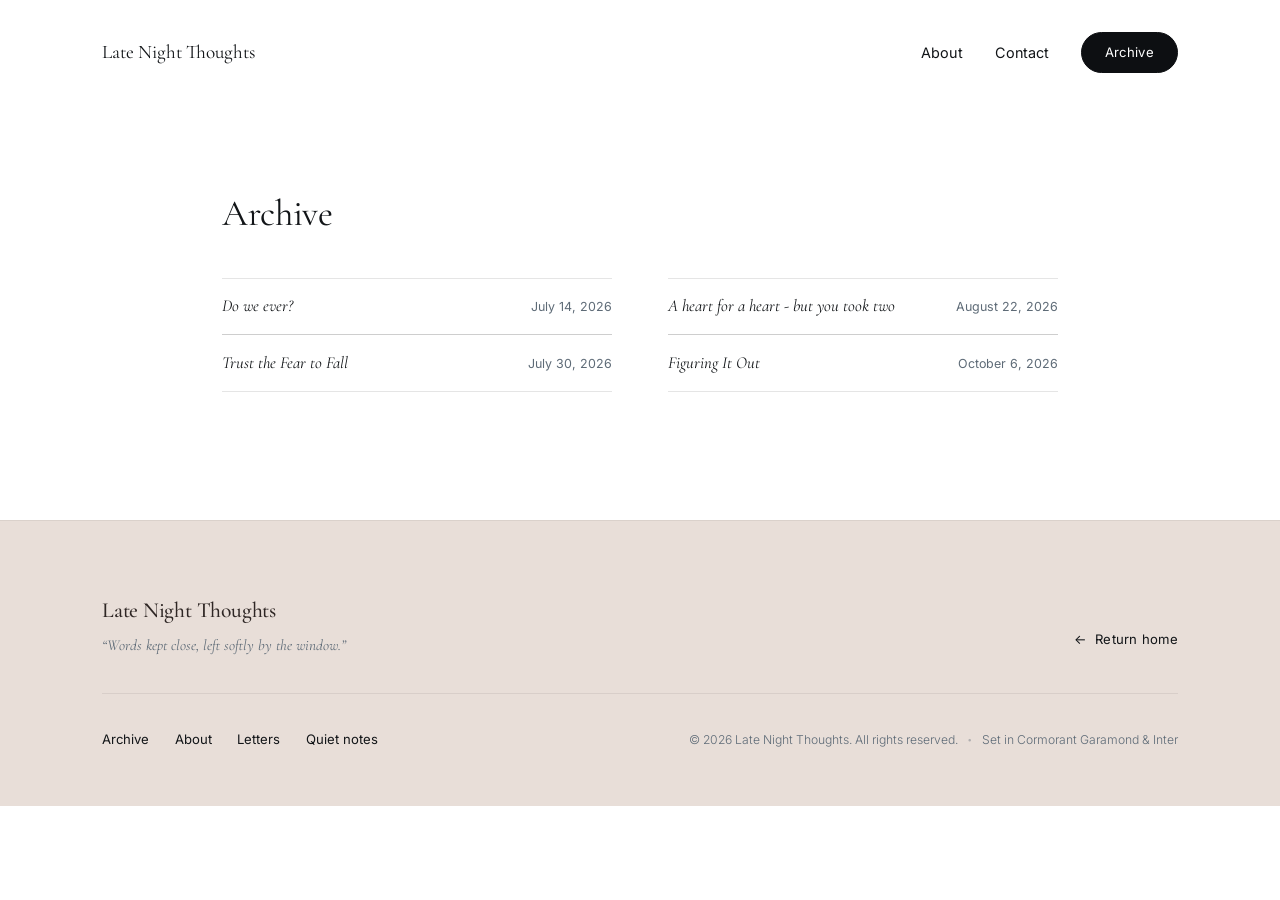
<file: archive.html>
<!DOCTYPE html>
<html lang="en">
<head>
  <meta charset="UTF-8" />
  <meta name="viewport" content="width=device-width, initial-scale=1.0" />
  <title>Archive — Late Night Thoughts</title>
  <link rel="stylesheet" href="mystyle.css" />
  <!-- Google Fonts: Cormorant Garamond & Inter -->
  <link rel="preconnect" href="https://fonts.googleapis.com">
  <link rel="preconnect" href="https://fonts.gstatic.com" crossorigin>
  <link href="https://fonts.googleapis.com/css2?family=Cormorant+Garamond:ital,wght@0,300;0,400;0,500;1,300;1,400&family=Inter:wght@300;400;500&display=swap" rel="stylesheet">
</head>
<body class="archive-page">

  <!-- Top Minimal Header -->
  <header class="header container">
    <a href="index.html" class="brand-name">Late Night Thoughts</a>
    <nav class="nav-links">
      <a href="about.html" class="nav-link">About</a>
      <a href="contact.html" class="nav-link">Contact</a>
      <a href="archive.html" class="btn btn-pill">Archive</a>
    </nav>
  </header>

  <!-- Poems-Style Archive Section -->
  <main class="poems-section" style="padding-top: 5rem; padding-bottom: 8rem;">
    <div class="container-narrow">
      <h1 class="serif-heading section-title">Archive</h1>

      <!-- 2-Column Grid Matching the Index Page -->
      <div class="poems-grid">
        <!-- Left Column -->
        <div class="poem-column">
          <div class="poem-item">
            <a href="doWeEver.html" class="poem-title">Do we ever?</a>
            <span class="poem-date">July 14, 2026</span>
          </div>

                    <div class="poem-item">
            <a href="trustTheFearToFall.html" class="poem-title">Trust the Fear to Fall</a>
            <span class="poem-date">July 30, 2026</span>
          </div>
        </div>

        <!-- Right Column -->
        <div class="poem-column">
          <div class="poem-item">
            <a href="Heart4Heart.html" class="poem-title">A heart for a heart - but you took two
</a>
            <span class="poem-date">August 22, 2026</span>
          </div>
          <div class="poem-item">
            <a href="figuringItOut.html" class="poem-title">Figuring It Out</a>
            <span class="poem-date">October 6, 2026</span>
          </div>
        </div>
      </div>

    </div>
  </main>

  <!-- Editorial Footer -->
  <footer class="site-footer">
    <div class="container footer-container">
      
      <!-- Top Row: Brand & Return Home -->
      <div class="footer-top">
        <div class="footer-brand">
          <span class="footer-title serif-heading">Late Night Thoughts</span>
          <p class="footer-quote"><em>“Words kept close, left softly by the window.”</em></p>
        </div>

        <a href="index.html" class="return-link" aria-label="Return home">
          <span class="arrow-left">&larr;</span>
          <span>Return home</span>
        </a>
      </div>

      <div class="footer-divider"></div>

      <!-- Bottom Row: Navigation Links & Copyright -->
      <div class="footer-bottom">
        <nav class="footer-nav">
          <a href="archive.html">Archive</a>
          <a href="about.html">About</a>
          <a href="index.html#letters">Letters</a>
          <a href="contact.html">Quiet notes</a>
        </nav>

        <div class="footer-meta">
          <span>&copy; <span id="year"></span> Late Night Thoughts. All rights reserved.</span>
          <span class="meta-separator">&bull;</span>
          <span>Set in Cormorant Garamond &amp; Inter</span>
        </div>
      </div>

    </div>
  </footer>

  <script>
    const yearSpan = document.getElementById('year');
    if (yearSpan) {
      yearSpan.textContent = new Date().getFullYear();
    }
  </script>
</body>
</html>
</file>
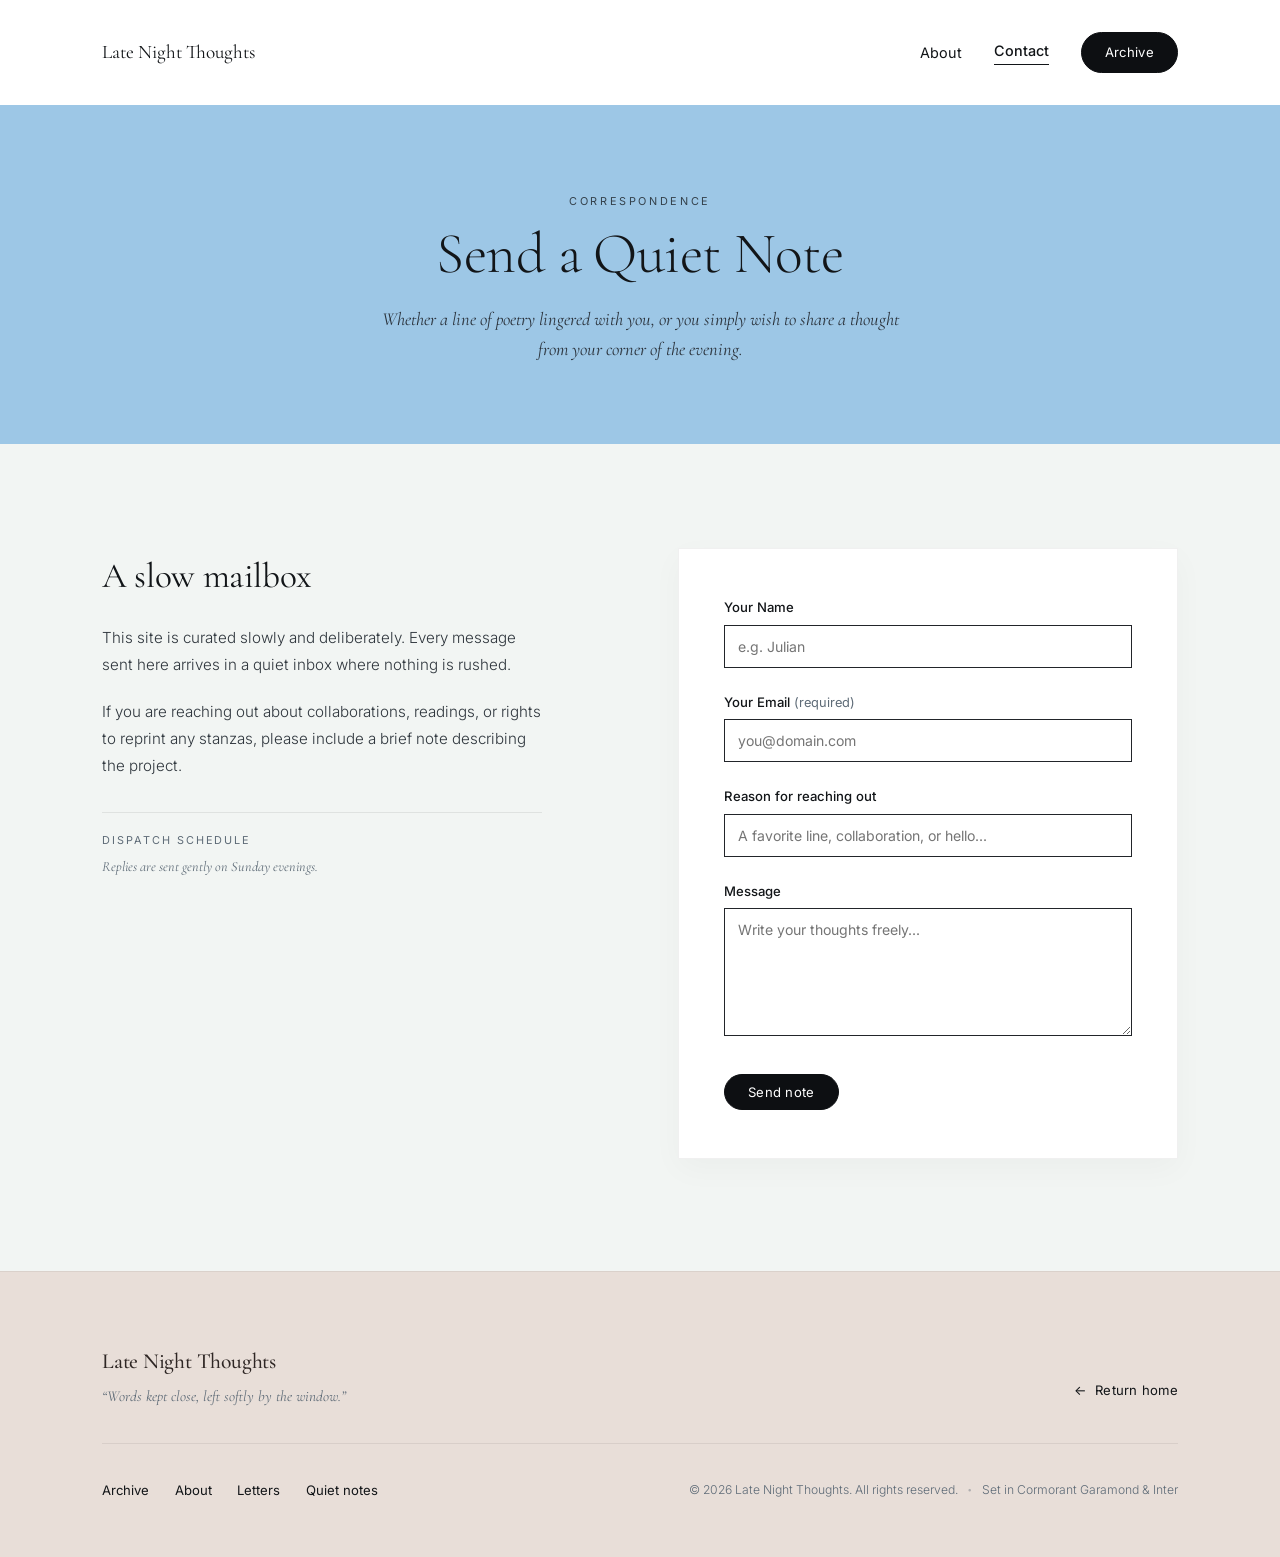
<file: contact.html>
<!DOCTYPE html>
<html lang="en">
<head>
  <meta charset="UTF-8" />
  <meta name="viewport" content="width=device-width, initial-scale=1.0" />
  <title>Contact — Late Night Thoughts</title>
  <link rel="stylesheet" href="mystyle.css" />
  <!-- Google Fonts: Cormorant Garamond & Inter -->
  <link rel="preconnect" href="https://fonts.googleapis.com">
  <link rel="preconnect" href="https://fonts.gstatic.com" crossorigin>
  <link href="https://fonts.googleapis.com/css2?family=Cormorant+Garamond:ital,wght@0,300;0,400;0,500;1,300;1,400&family=Inter:wght@300;400;500&display=swap" rel="stylesheet">
</head>
<body class="contact-page">

  <!-- Top Minimal Header -->
  <header class="header container">
    <a href="index.html" class="brand-name">Late Night Thoughts</a>
    <nav class="nav-links">
      <a href="about.html" class="nav-link">About</a>
      <a href="contact.html" class="nav-link active-link">Contact</a>
      <a href="archive.html" class="btn btn-pill">Archive</a>
    </nav>
  </header>

  <!-- Editorial Page Title Banner -->
  <section class="contact-hero">
    <div class="container-center">
      <span class="category-tag">CORRESPONDENCE</span>
      <h1 class="serif-heading contact-main-title">Send a Quiet Note</h1>
      <p class="contact-lead">
        Whether a line of poetry lingered with you, or you simply wish to share a thought from your corner of the evening.
      </p>
    </div>
  </section>

  <!-- Main Contact Content Section -->
  <main class="contact-content-area">
    <div class="container contact-grid-container">

      <!-- Left Column: Friendly Guidance & Direct Details -->
      <div class="contact-info-col">
        <h2 class="serif-heading contact-info-title">A slow mailbox</h2>
        <p class="contact-info-p">
          This site is curated slowly and deliberately. Every message sent here arrives in a quiet inbox where nothing is rushed.
        </p>
        <p class="contact-info-p">
          If you are reaching out about collaborations, readings, or rights to reprint any stanzas, please include a brief note describing the project.
        </p>

        <div class="direct-contact-block">
          <span class="meta-label">DISPATCH SCHEDULE</span>
          <p class="direct-subtext">Replies are sent gently on Sunday evenings.</p>
        </div>
      </div>

      <!-- Right Column: Form Connected to Notes Formspree -->
      <div class="contact-form-col">
        <form 
          class="contact-page-form" 
          action="https://formspree.io/f/mbgdlygj" 
          method="POST"
        >
          <!-- Hidden field identifying this message was sent from the Contact page -->
          <input type="hidden" name="source" value="Contact Page" />

          <div class="form-group">
            <label for="contact-name">Your Name</label>
            <input 
              type="text" 
              id="contact-name" 
              name="name" 
              class="text-input form-field" 
              placeholder="e.g. Julian" 
              required 
            />
          </div>

          <div class="form-group">
            <label for="contact-email">Your Email <span class="label-sub">(required)</span></label>
            <input 
              type="email" 
              id="contact-email" 
              name="_replyto" 
              class="text-input form-field" 
              placeholder="you@domain.com" 
              required 
            />
          </div>

          <div class="form-group">
            <label for="contact-topic">Reason for reaching out</label>
            <input 
              type="text" 
              id="contact-topic" 
              name="topic" 
              class="text-input form-field" 
              placeholder="A favorite line, collaboration, or hello..." 
            />
          </div>

          <div class="form-group">
            <label for="contact-message">Message</label>
            <textarea 
              id="contact-message" 
              name="message" 
              rows="6" 
              class="text-input form-field textarea-field" 
              placeholder="Write your thoughts freely..."
              required
            ></textarea>
          </div>

          <button type="submit" class="btn btn-pill submit-btn">Send note</button>
        </form>
      </div>

    </div>
  </main>

  <!-- Editorial Footer -->
  <footer class="site-footer">
    <div class="container footer-container">
      
      <!-- Top Row: Brand & Return Home -->
      <div class="footer-top">
        <div class="footer-brand">
          <span class="footer-title serif-heading">Late Night Thoughts</span>
          <p class="footer-quote"><em>“Words kept close, left softly by the window.”</em></p>
        </div>

        <a href="index.html" class="return-link" aria-label="Return home">
          <span class="arrow-left">&larr;</span>
          <span>Return home</span>
        </a>
      </div>

      <div class="footer-divider"></div>

      <!-- Bottom Row: Navigation Links & Copyright -->
      <div class="footer-bottom">
        <nav class="footer-nav">
          <a href="archive.html">Archive</a>
          <a href="about.html">About</a>
          <a href="index.html#letters">Letters</a>
          <a href="contact.html">Quiet notes</a>
        </nav>

        <div class="footer-meta">
          <span>&copy; <span id="year"></span> Late Night Thoughts. All rights reserved.</span>
          <span class="meta-separator">&bull;</span>
          <span>Set in Cormorant Garamond &amp; Inter</span>
        </div>
      </div>

    </div>
  </footer>

  <script>
    const yearSpan = document.getElementById('year');
    if (yearSpan) {
      yearSpan.textContent = new Date().getFullYear();
    }
  </script>
</body>
</html>
</file>
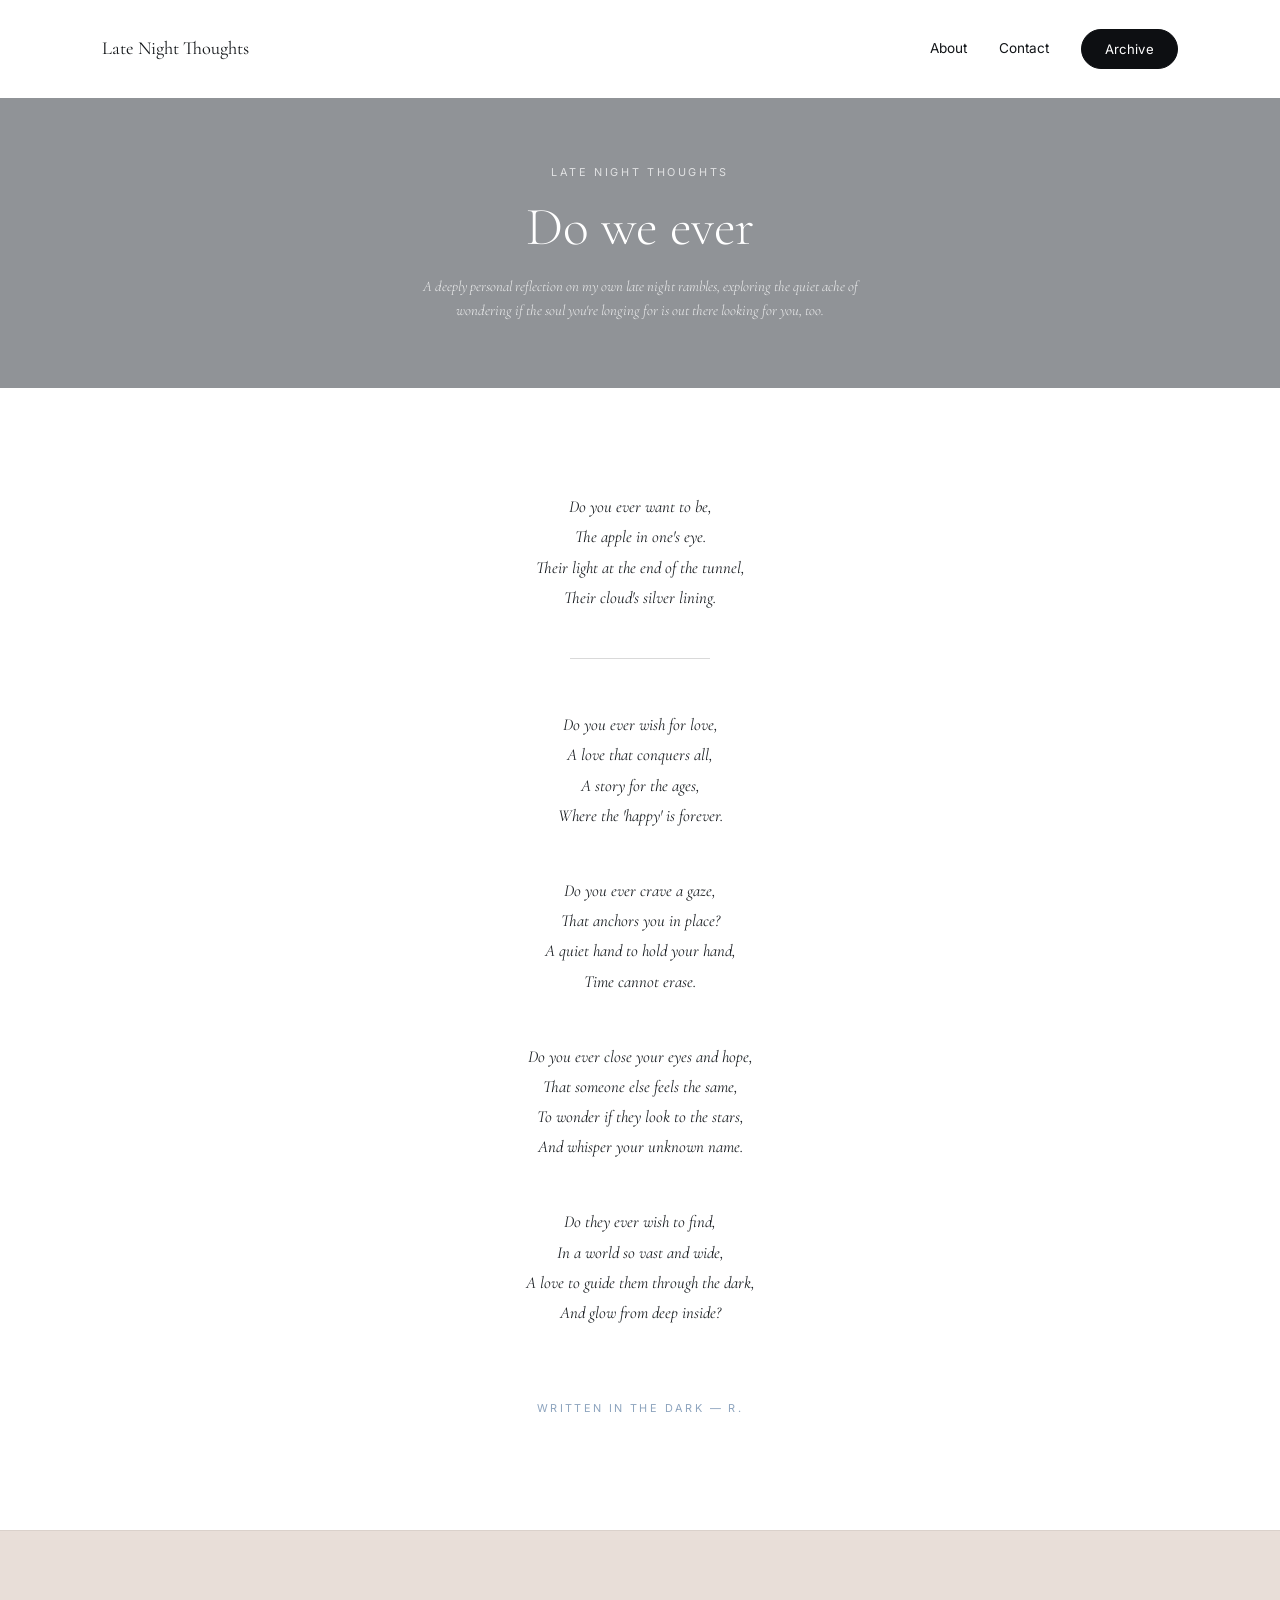
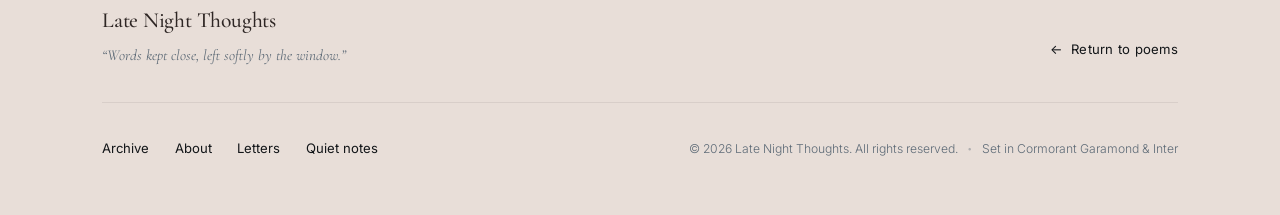
<file: doWeEver.html>
<!DOCTYPE html>
<html lang="en">
<head>
  <meta charset="UTF-8" />
  <meta name="viewport" content="width=device-width, initial-scale=1.0" />
  <title>Do we ever — Late Night Thoughts</title>
  <link rel="stylesheet" href="mystyle.css" />
  <!-- Google Fonts: Cormorant Garamond & Inter -->
  <link rel="preconnect" href="https://fonts.googleapis.com">
  <link rel="preconnect" href="https://fonts.gstatic.com" crossorigin>
  <link href="https://fonts.googleapis.com/css2?family=Cormorant+Garamond:ital,wght@0,300;0,400;0,500;1,300;1,400&family=Inter:wght@300;400;500&display=swap" rel="stylesheet">
</head>
<body>

  <!-- Top Minimal Header (White Background) -->
  <header class="poem-header container">
    <a href="index.html" class="brand-name">Late Night Thoughts</a>
    <nav class="nav-links">
      <a href="about.html" class="nav-link">About</a>
      <a href="contact.html" class="nav-link">Contact</a>
      <a href="archive.html" class="btn btn-pill">Archive

      </a>
    </nav>
  </header>

  <!-- Night Sky Galaxy Hero Banner -->
  <section class="galaxy-hero">
    <div class="hero-overlay"></div>
    <div class="galaxy-hero-content">
      <span class="category-tag">LATE NIGHT THOUGHTS</span>
      <h1 class="poem-main-title">Do we ever</h1>
      <p class="poem-summary">
        A deeply personal reflection on my own late night rambles, exploring the quiet ache of wondering if the soul you're longing for is out there looking for you, too.
      </p>
    </div>
  </section>

  <!-- Centered Poem Body -->
  <main class="poem-content-area">
    <article class="poem-wrapper">
      
      <!-- Stanza 1 -->
      <div class="stanza">
        <p>Do you ever want to be,</p>
        <p>The apple in one's eye.</p>
        <p>Their light at the end of the tunnel,</p>
        <p>Their cloud's silver lining.</p>
      </div>

      <!-- Subtle Divider Line -->
      <hr class="poem-divider" />

      <!-- Stanza 2 -->
      <div class="stanza">
        <p>Do you ever wish for love,</p>
        <p>A love that conquers all,</p>
        <p>A story for the ages,</p>
        <p>Where the 'happy' is forever.</p>
      </div>

      <!-- Stanza 3 -->
      <div class="stanza">
        <p>Do you ever crave a gaze,</p>
        <p>That anchors you in place?</p>
        <p>A quiet hand to hold your hand,</p>
        <p>Time cannot erase.</p>
      </div>

      <!-- Stanza 4 -->
      <div class="stanza">
        <p>Do you ever close your eyes and hope,</p>
        <p>That someone else feels the same,</p>
        <p>To wonder if they look to the stars,</p>
        <p>And whisper your unknown name.</p>
      </div>

      <!-- Stanza 5 -->
      <div class="stanza">
        <p>Do they ever wish to find,</p>
        <p>In a world so vast and wide,</p>
        <p>A love to guide them through the dark,</p>
        <p>And glow from deep inside?</p>
      </div>
      <div class="poem-signoff">
        WRITTEN IN THE DARK — R.
      </div>
    </article>
    
  </main>

 <!-- Editorial Footer -->
  <footer class="site-footer">
    <div class="container footer-container">
      
      <!-- Top Row: Brand & Return to Poems -->
      <div class="footer-top">
        <div class="footer-brand">
          <span class="footer-title serif-heading">Late Night Thoughts</span>
          <p class="footer-quote"><em>“Words kept close, left softly by the window.”</em></p>
        </div>

        <a href="index.html#poems" class="return-link" aria-label="Return to poems">
          <span class="arrow-left">&larr;</span>
          <span>Return to poems</span>
        </a>
      </div>

      <div class="footer-divider"></div>

      <!-- Bottom Row: Navigation Links & Copyright -->
      <div class="footer-bottom">
        <nav class="footer-nav">
          <a href="index.html#poems">Archive</a>
          <a href="index.html#about">About</a>
          <a href="index.html#letters">Letters</a>
          <a href="index.html#contact">Quiet notes</a>
        </nav>

        <div class="footer-meta">
          <span>&copy; <span id="year"></span> Late Night Thoughts. All rights reserved.</span>
          <span class="meta-separator">&bull;</span>
          <span>Set in Cormorant Garamond &amp; Inter</span>
        </div>
      </div>

    </div>
  </footer>

  <!-- Single Footer Script -->
  <script>
    const yearSpan = document.getElementById('year');
    if (yearSpan) {
      yearSpan.textContent = new Date().getFullYear();
    }
  </script>
</body>
</html>
</file>
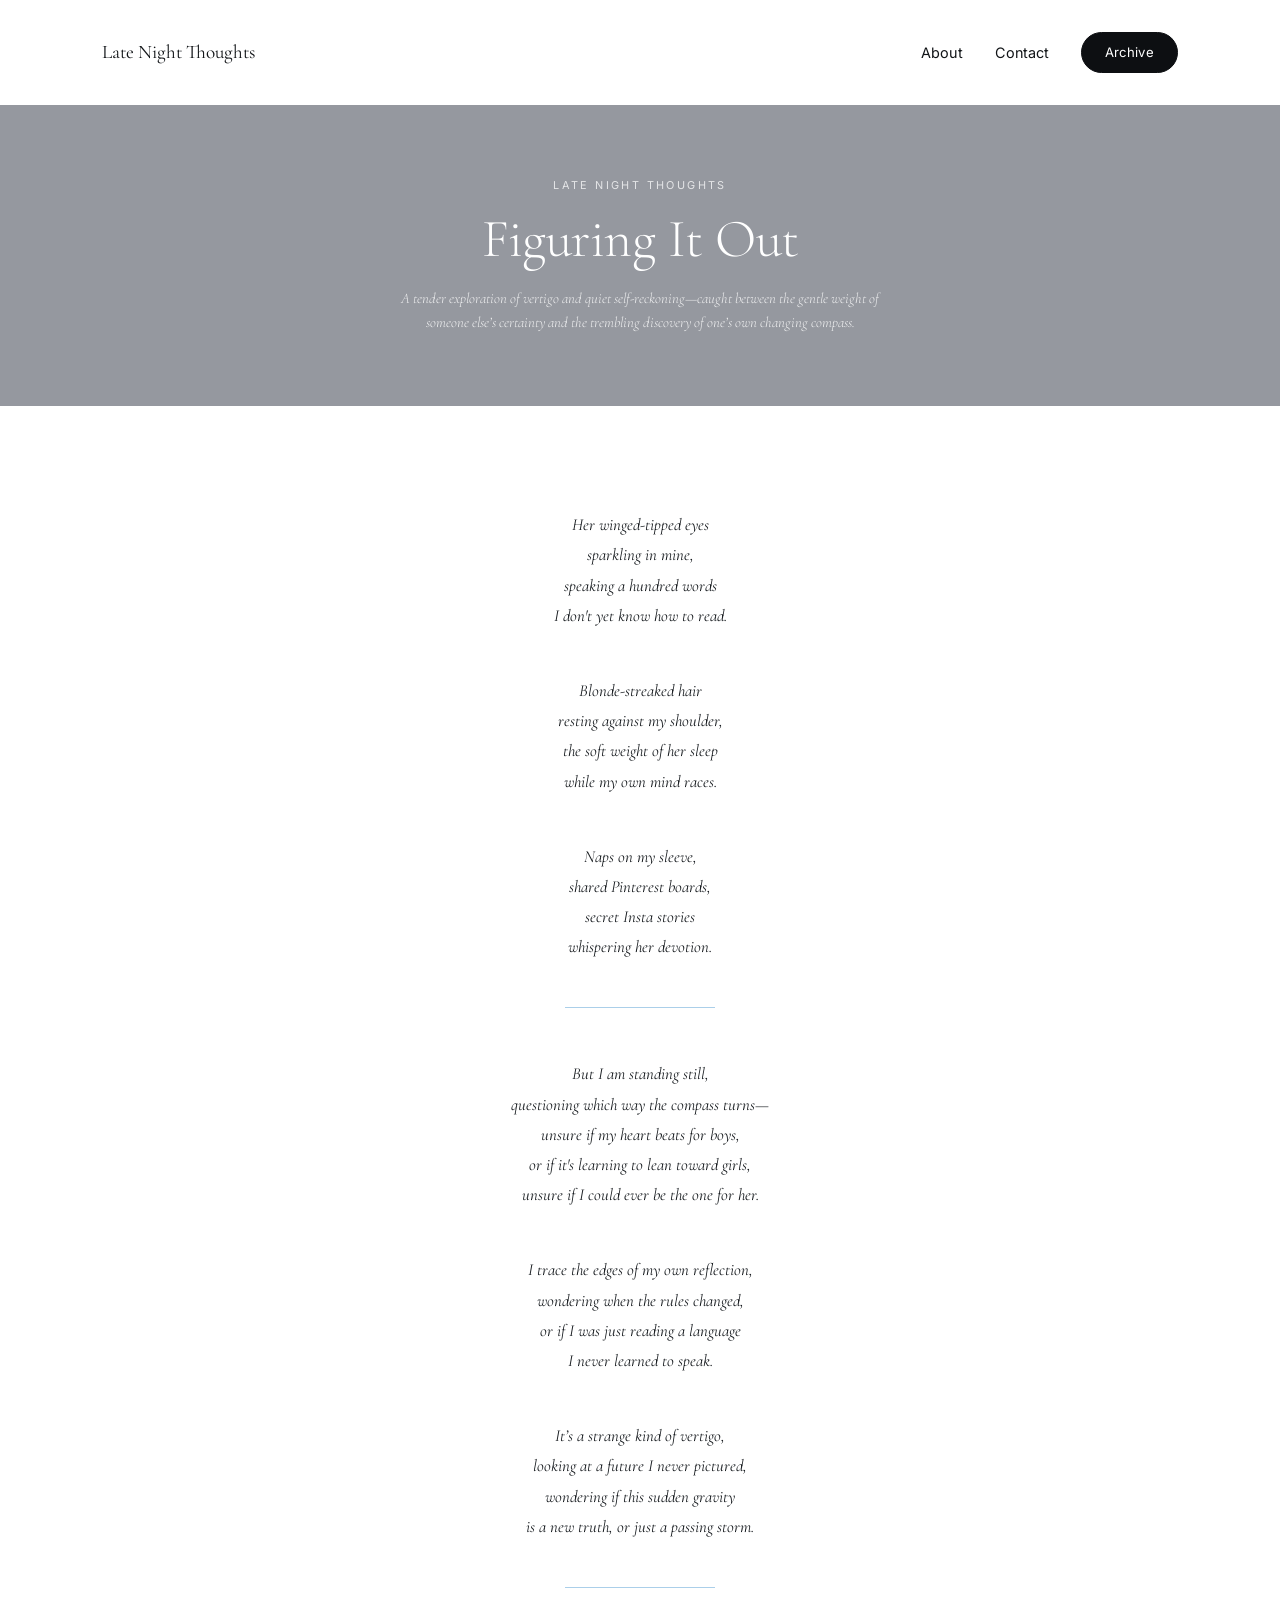
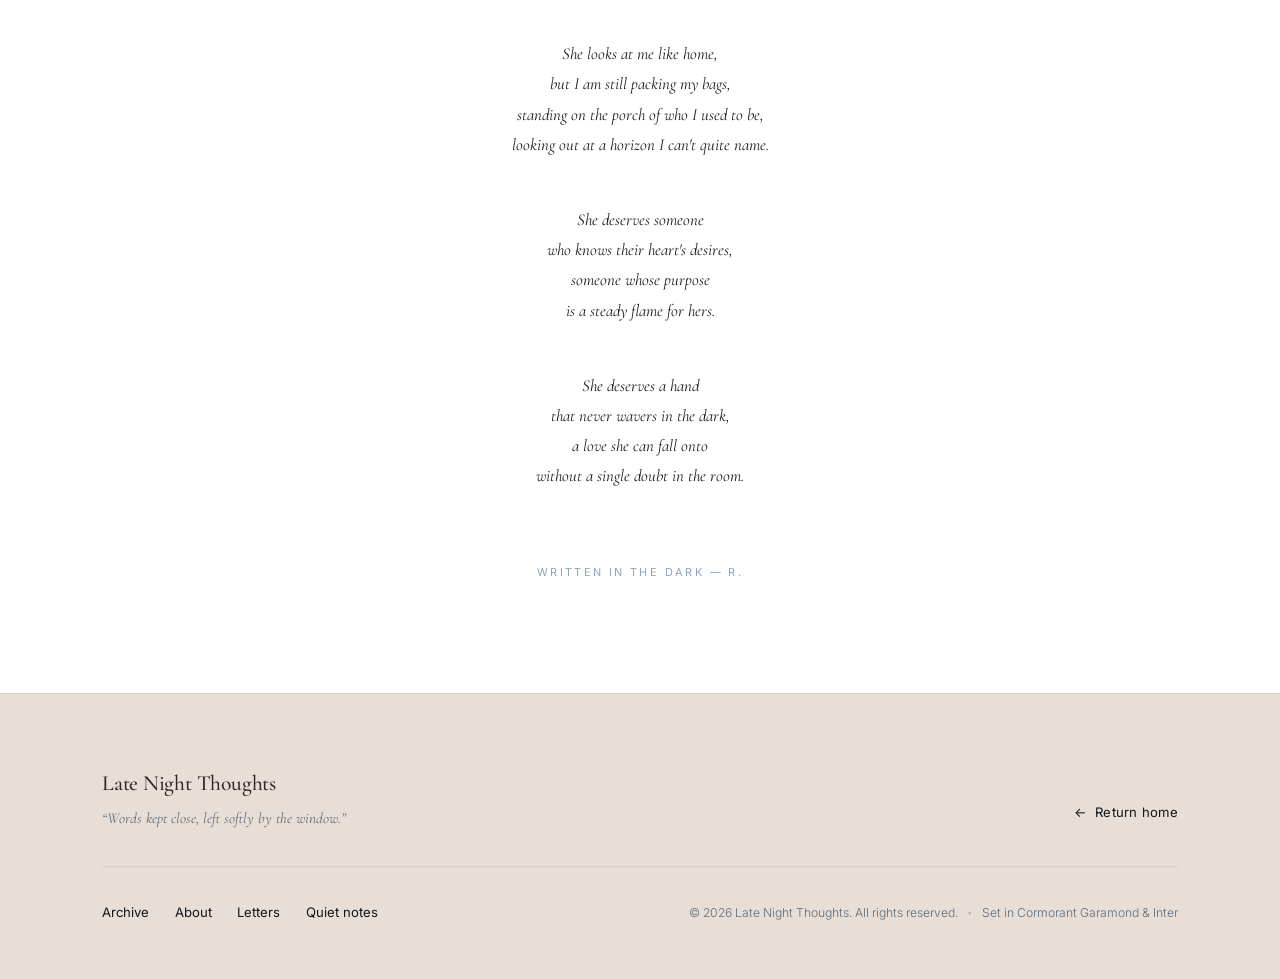
<file: figuringItOut.html>
<!DOCTYPE html>
<html lang="en">
<head>
  <meta charset="UTF-8" />
  <meta name="viewport" content="width=device-width, initial-scale=1.0" />
  <title>Figuring It Out — Late Night Thoughts</title>
  <link rel="stylesheet" href="mystyle.css" />
  <!-- Google Fonts: Cormorant Garamond & Inter -->
  <link rel="preconnect" href="https://fonts.googleapis.com">
  <link rel="preconnect" href="https://fonts.gstatic.com" crossorigin>
  <link href="https://fonts.googleapis.com/css2?family=Cormorant+Garamond:ital,wght@0,300;0,400;0,500;1,300;1,400&family=Inter:wght@300;400;500&display=swap" rel="stylesheet">
</head>
<body class="poem-page">

  <!-- Top Minimal Header -->
  <header class="header container">
    <a href="index.html" class="brand-name">Late Night Thoughts</a>
    <nav class="nav-links">
      <a href="about.html" class="nav-link">About</a>
      <a href="contact.html" class="nav-link">Contact</a>
      <a href="archive.html" class="btn btn-pill">Archive</a>
    </nav>
  </header>

  <!-- Twilight / Amber Horizon Hero Banner -->
  <section class="poem-hero twilight-hero">
    <div class="hero-overlay"></div>
    <div class="poem-hero-content">
      <span class="category-tag">LATE NIGHT THOUGHTS</span>
      <h1 class="poem-main-title">Figuring It Out</h1>
      <p class="poem-summary">
        A tender exploration of vertigo and quiet self-reckoning—caught between the gentle weight of someone else’s certainty and the trembling discovery of one’s own changing compass.
      </p>
    </div>
  </section>

  <!-- Centered Poem Body -->
  <main class="poem-content-area">
    <article class="poem-wrapper">
      
      <!-- Stanza 1 -->
      <div class="stanza">
        <p>Her winged-tipped eyes</p>
        <p>sparkling in mine,</p>
        <p>speaking a hundred words</p>
        <p>I don't yet know how to read.</p>
      </div>

      <!-- Stanza 2 -->
      <div class="stanza">
        <p>Blonde-streaked hair</p>
        <p>resting against my shoulder,</p>
        <p>the soft weight of her sleep</p>
        <p>while my own mind races.</p>
      </div>

      <!-- Stanza 3 -->
      <div class="stanza">
        <p>Naps on my sleeve,</p>
        <p>shared Pinterest boards,</p>
        <p>secret Insta stories</p>
        <p>whispering her devotion.</p>
      </div>

      <!-- Subtle Blue Divider Line -->
      <hr class="poem-divider-blue" />

      <!-- Stanza 4 -->
      <div class="stanza">
        <p>But I am standing still,</p>
        <p>questioning which way the compass turns—</p>
        <p>unsure if my heart beats for boys,</p>
        <p>or if it's learning to lean toward girls,</p>
        <p>unsure if I could ever be the one for her.</p>
      </div>

      <!-- Stanza 5 -->
      <div class="stanza">
        <p>I trace the edges of my own reflection,</p>
        <p>wondering when the rules changed,</p>
        <p>or if I was just reading a language</p>
        <p>I never learned to speak.</p>
      </div>

      <!-- Stanza 6 -->
      <div class="stanza">
        <p>It’s a strange kind of vertigo,</p>
        <p>looking at a future I never pictured,</p>
        <p>wondering if this sudden gravity</p>
        <p>is a new truth, or just a passing storm.</p>
      </div>

      <!-- Subtle Blue Divider Line -->
      <hr class="poem-divider-blue" />

      <!-- Stanza 7 -->
      <div class="stanza">
        <p>She looks at me like home,</p>
        <p>but I am still packing my bags,</p>
        <p>standing on the porch of who I used to be,</p>
        <p>looking out at a horizon I can't quite name.</p>
      </div>

      <!-- Stanza 8 -->
      <div class="stanza">
        <p>She deserves someone</p>
        <p>who knows their heart's desires,</p>
        <p>someone whose purpose</p>
        <p>is a steady flame for hers.</p>
      </div>

      <!-- Stanza 9 -->
      <div class="stanza">
        <p>She deserves a hand</p>
        <p>that never wavers in the dark,</p>
        <p>a love she can fall onto</p>
        <p>without a single doubt in the room.</p>
      </div>

      <!-- Poem Signoff / Attribution -->
      <div class="poem-signoff">
        WRITTEN IN THE DARK — R.
      </div>

    </article>
  </main>

  <!-- Editorial Footer -->
  <footer class="site-footer">
    <div class="container footer-container">
      
      <!-- Top Row: Brand & Return Home -->
      <div class="footer-top">
        <div class="footer-brand">
          <span class="footer-title serif-heading">Late Night Thoughts</span>
          <p class="footer-quote"><em>“Words kept close, left softly by the window.”</em></p>
        </div>

        <a href="index.html" class="return-link" aria-label="Return home">
          <span class="arrow-left">&larr;</span>
          <span>Return home</span>
        </a>
      </div>

      <div class="footer-divider"></div>

      <!-- Bottom Row: Navigation Links & Copyright -->
      <div class="footer-bottom">
        <nav class="footer-nav">
          <a href="archive.html">Archive</a>
          <a href="about.html">About</a>
          <a href="index.html#letters">Letters</a>
          <a href="contact.html">Quiet notes</a>
        </nav>

        <div class="footer-meta">
          <span>&copy; <span id="year"></span> Late Night Thoughts. All rights reserved.</span>
          <span class="meta-separator">&bull;</span>
          <span>Set in Cormorant Garamond &amp; Inter</span>
        </div>
      </div>

    </div>
  </footer>

  <script>
    const yearSpan = document.getElementById('year');
    if (yearSpan) {
      yearSpan.textContent = new Date().getFullYear();
    }
  </script>
</body>
</html>
</file>
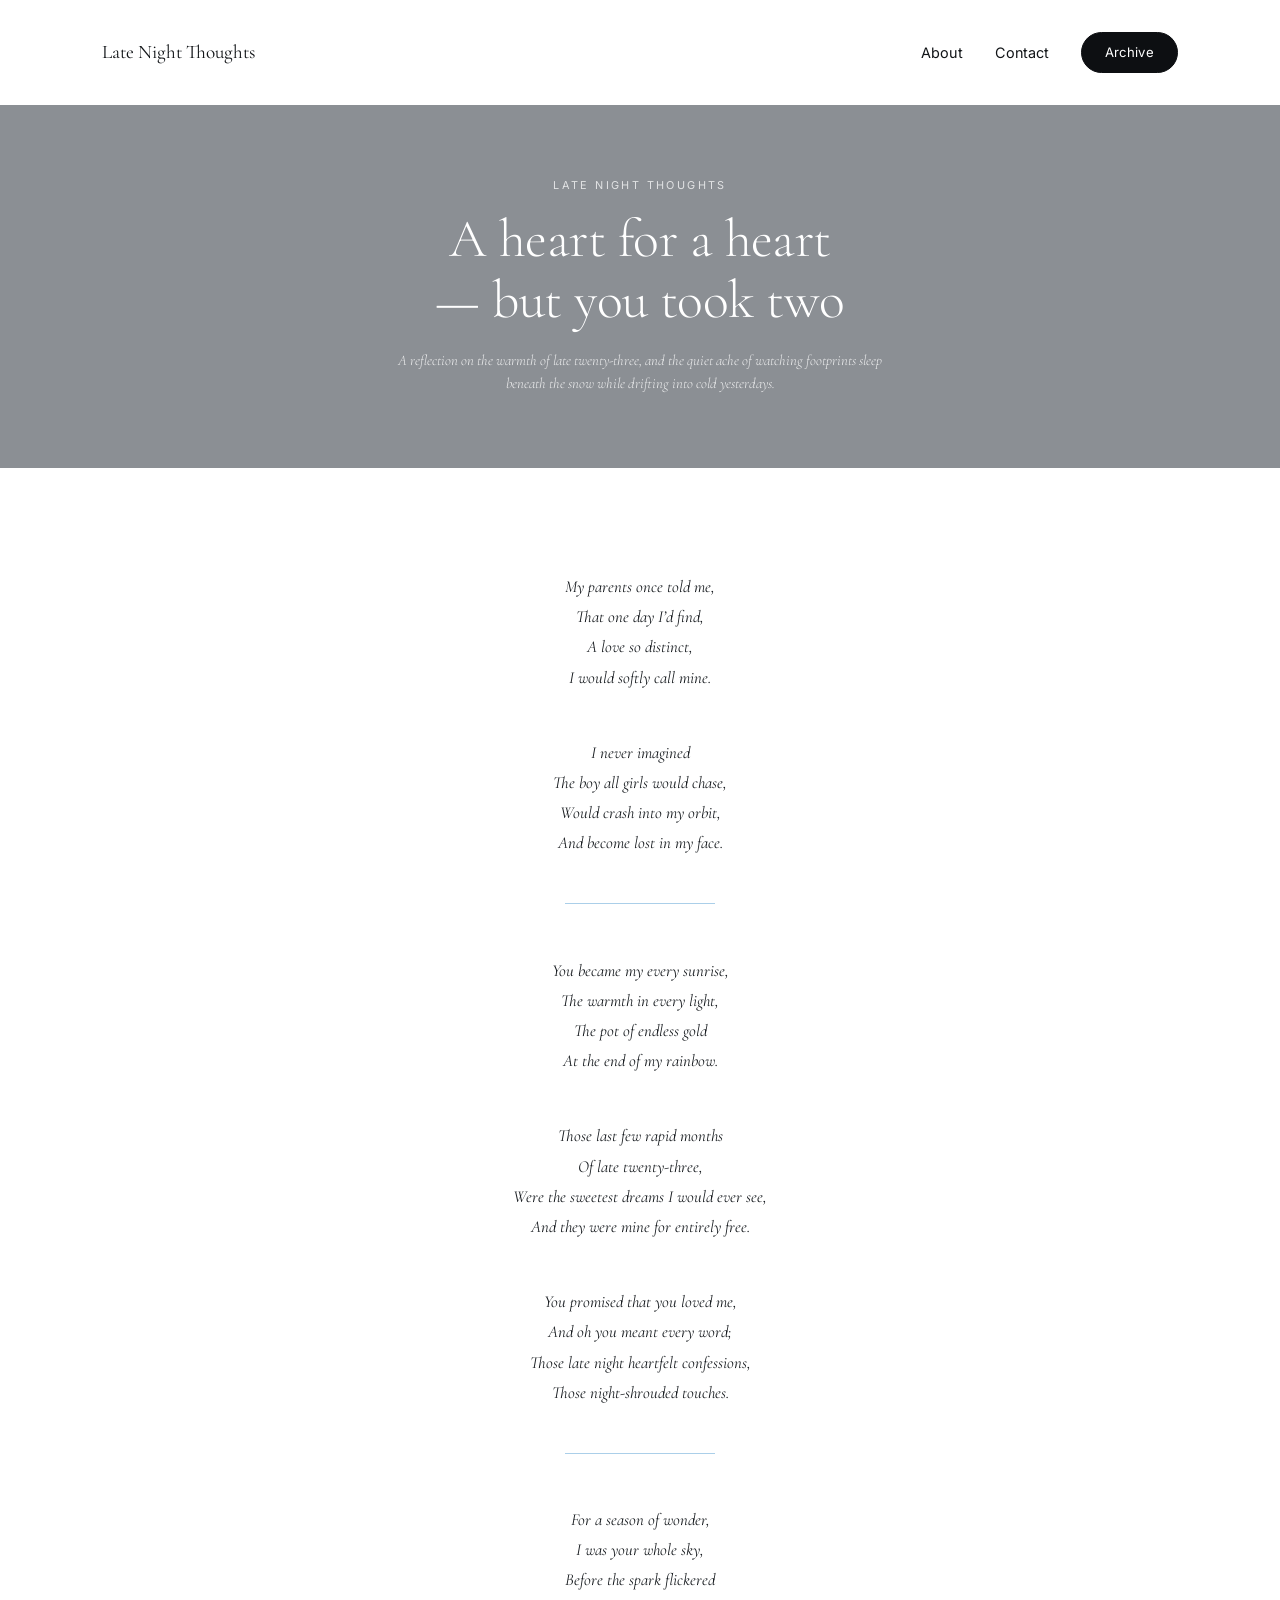
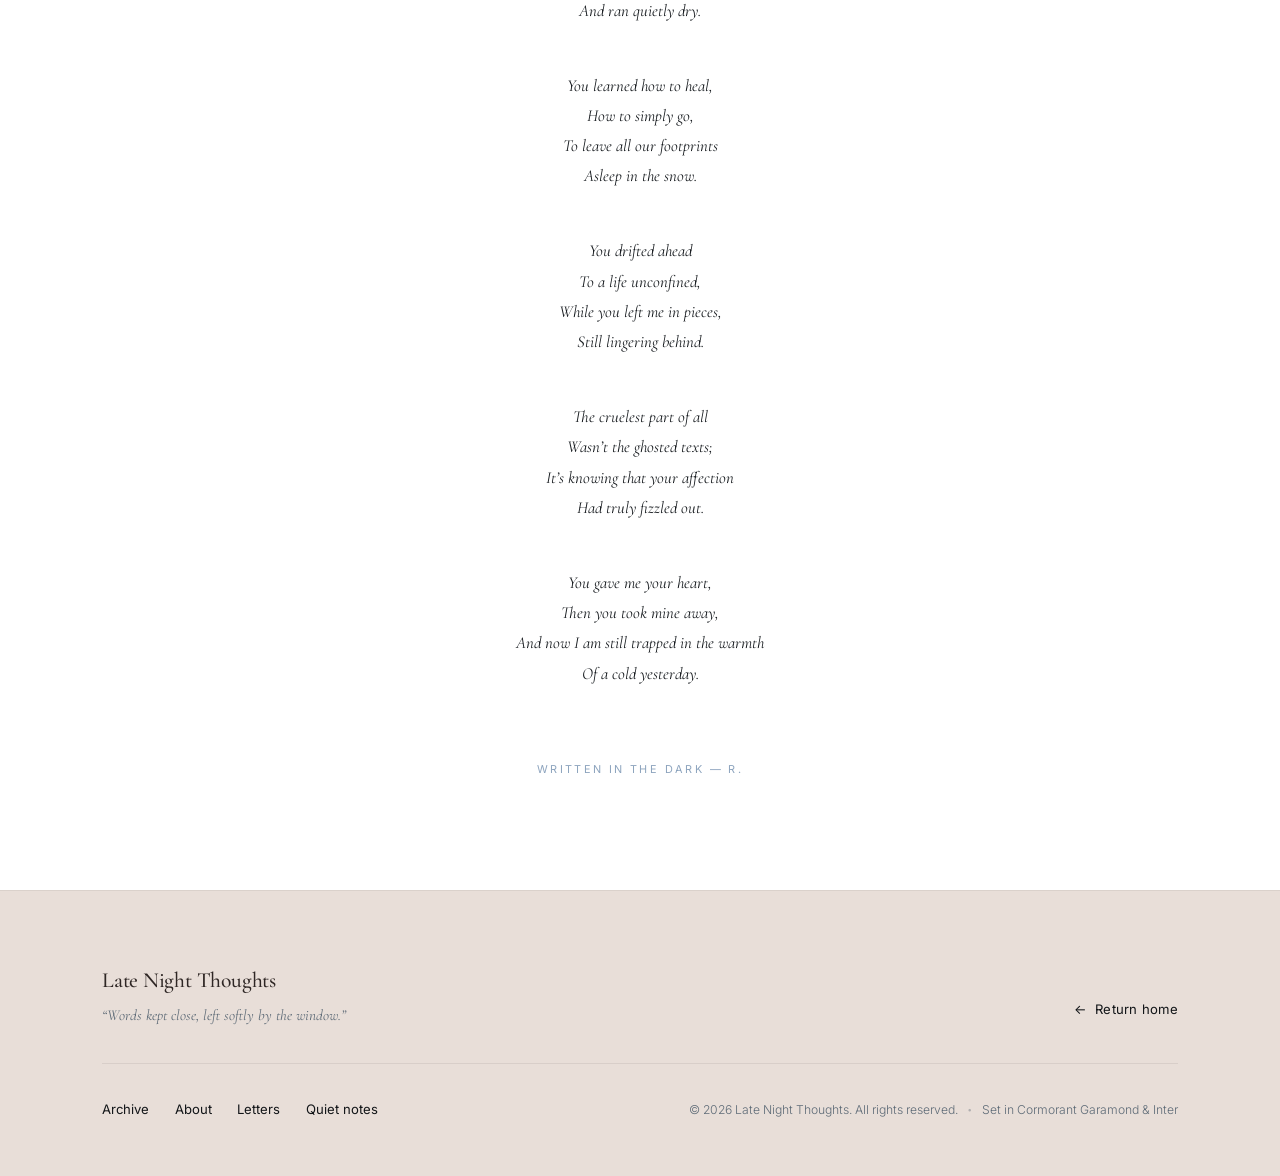
<file: Heart4Heart.html>
<!DOCTYPE html>
<html lang="en">
<head>
  <meta charset="UTF-8" />
  <meta name="viewport" content="width=device-width, initial-scale=1.0" />
  <title>A heart for a heart — but you took two — Late Night Thoughts</title>
  <link rel="stylesheet" href="mystyle.css" />
  <!-- Google Fonts: Cormorant Garamond & Inter -->
  <link rel="preconnect" href="https://fonts.googleapis.com">
  <link rel="preconnect" href="https://fonts.gstatic.com" crossorigin>
  <link href="https://fonts.googleapis.com/css2?family=Cormorant+Garamond:ital,wght@0,300;0,400;0,500;1,300;1,400&family=Inter:wght@300;400;500&display=swap" rel="stylesheet">
</head>
<body class="poem-page">

  <!-- Top Minimal Header -->
  <header class="header container">
    <a href="index.html" class="brand-name">Late Night Thoughts</a>
    <nav class="nav-links">
      <a href="about.html" class="nav-link">About</a>
      <a href="contact.html" class="nav-link">Contact</a>
      <a href="archive.html" class="btn btn-pill">Archive</a>
    </nav>
  </header>

  <!-- Moody Winter / Night Sky Banner -->
  <section class="poem-hero winter-hero">
    <div class="hero-overlay"></div>
    <div class="poem-hero-content">
      <span class="category-tag">LATE NIGHT THOUGHTS</span>
      <h1 class="poem-main-title">A heart for a heart<br>— but you took two</h1>
      <p class="poem-summary">
        A reflection on the warmth of late twenty-three, and the quiet ache of watching footprints sleep beneath the snow while drifting into cold yesterdays.
      </p>
    </div>
  </section>

  <!-- Centered Poem Body -->
  <main class="poem-content-area">
    <article class="poem-wrapper">
      
      <!-- Stanza 1 -->
      <div class="stanza">
        <p>My parents once told me,</p>
        <p>That one day I’d find,</p>
        <p>A love so distinct,</p>
        <p>I would softly call mine.</p>
      </div>

      <!-- Stanza 2 -->
      <div class="stanza">
        <p>I never imagined</p>
        <p>The boy all girls would chase,</p>
        <p>Would crash into my orbit,</p>
        <p>And become lost in my face.</p>
      </div>

      <!-- Subtle Blue Divider Line -->
      <hr class="poem-divider-blue" />

      <!-- Stanza 3 -->
      <div class="stanza">
        <p>You became my every sunrise,</p>
        <p>The warmth in every light,</p>
        <p>The pot of endless gold</p>
        <p>At the end of my rainbow.</p>
      </div>

      <!-- Stanza 4 -->
      <div class="stanza">
        <p>Those last few rapid months</p>
        <p>Of late twenty-three,</p>
        <p>Were the sweetest dreams I would ever see,</p>
        <p>And they were mine for entirely free.</p>
      </div>

      <!-- Stanza 5 -->
      <div class="stanza">
        <p>You promised that you loved me,</p>
        <p>And oh you meant every word;</p>
        <p>Those late night heartfelt confessions,</p>
        <p>Those night-shrouded touches.</p>
      </div>

      <!-- Subtle Blue Divider Line -->
      <hr class="poem-divider-blue" />

      <!-- Stanza 6 -->
      <div class="stanza">
        <p>For a season of wonder,</p>
        <p>I was your whole sky,</p>
        <p>Before the spark flickered</p>
        <p>And ran quietly dry.</p>
      </div>

      <!-- Stanza 7 -->
      <div class="stanza">
        <p>You learned how to heal,</p>
        <p>How to simply go,</p>
        <p>To leave all our footprints</p>
        <p>Asleep in the snow.</p>
      </div>

      <!-- Stanza 8 -->
      <div class="stanza">
        <p>You drifted ahead</p>
        <p>To a life unconfined,</p>
        <p>While you left me in pieces,</p>
        <p>Still lingering behind.</p>
      </div>

      <!-- Stanza 9 -->
      <div class="stanza">
        <p>The cruelest part of all</p>
        <p>Wasn’t the ghosted texts;</p>
        <p>It’s knowing that your affection</p>
        <p>Had truly fizzled out.</p>
      </div>

      <!-- Stanza 10 -->
      <div class="stanza">
        <p>You gave me your heart,</p>
        <p>Then you took mine away,</p>
        <p>And now I am still trapped in the warmth</p>
        <p>Of a cold yesterday.</p>
      </div>

      <!-- Poem Signoff / Attribution -->
      <div class="poem-signoff">
        WRITTEN IN THE DARK — R.
      </div>

    </article>
  </main>

  <!-- Editorial Footer -->
  <footer class="site-footer">
    <div class="container footer-container">
      
      <!-- Top Row: Brand & Return Home -->
      <div class="footer-top">
        <div class="footer-brand">
          <span class="footer-title serif-heading">Late Night Thoughts</span>
          <p class="footer-quote"><em>“Words kept close, left softly by the window.”</em></p>
        </div>

        <a href="index.html" class="return-link" aria-label="Return home">
          <span class="arrow-left">&larr;</span>
          <span>Return home</span>
        </a>
      </div>

      <div class="footer-divider"></div>

      <!-- Bottom Row: Navigation Links & Copyright -->
      <div class="footer-bottom">
        <nav class="footer-nav">
          <a href="archive.html">Archive</a>
          <a href="about.html">About</a>
          <a href="index.html#letters">Letters</a>
          <a href="contact.html">Quiet notes</a>
        </nav>

        <div class="footer-meta">
          <span>&copy; <span id="year"></span> Late Night Thoughts. All rights reserved.</span>
          <span class="meta-separator">&bull;</span>
          <span>Set in Cormorant Garamond &amp; Inter</span>
        </div>
      </div>

    </div>
  </footer>

  <script>
    const yearSpan = document.getElementById('year');
    if (yearSpan) {
      yearSpan.textContent = new Date().getFullYear();
    }
  </script>
</body>
</html>
</file>
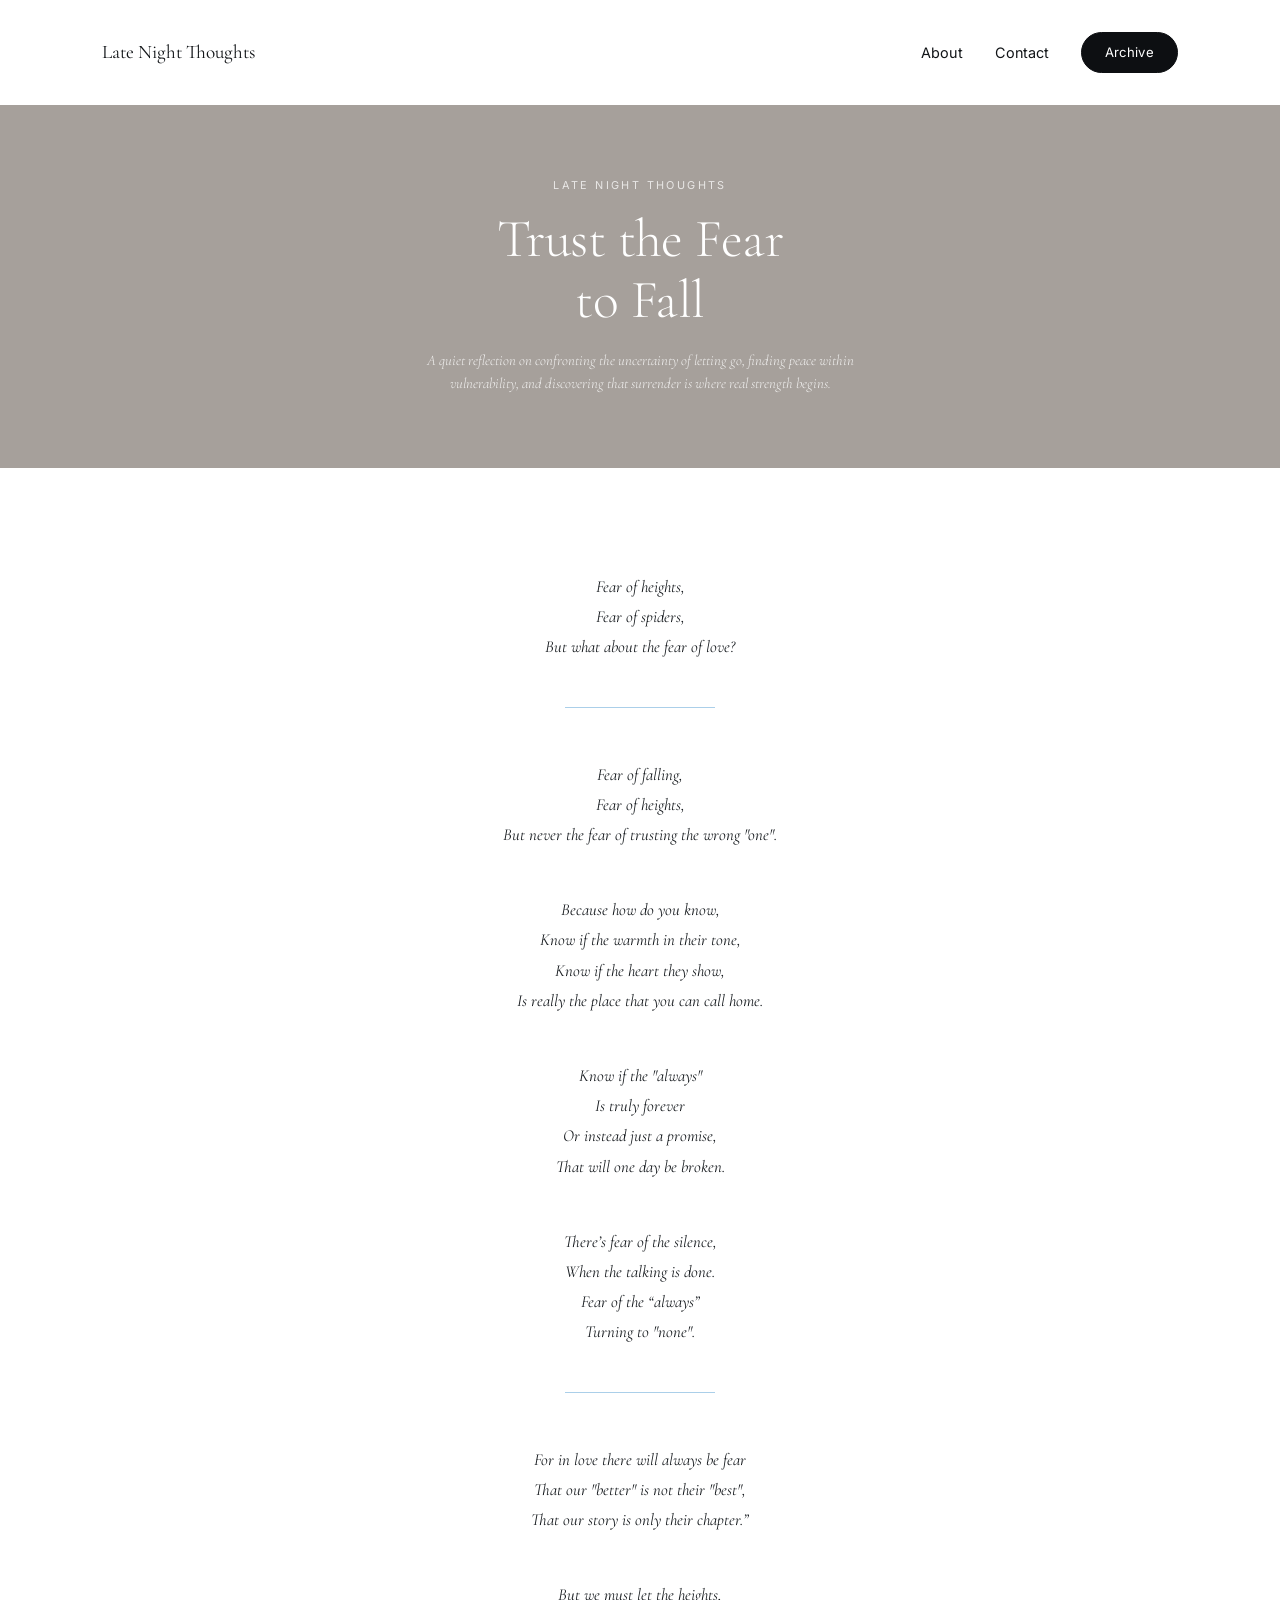
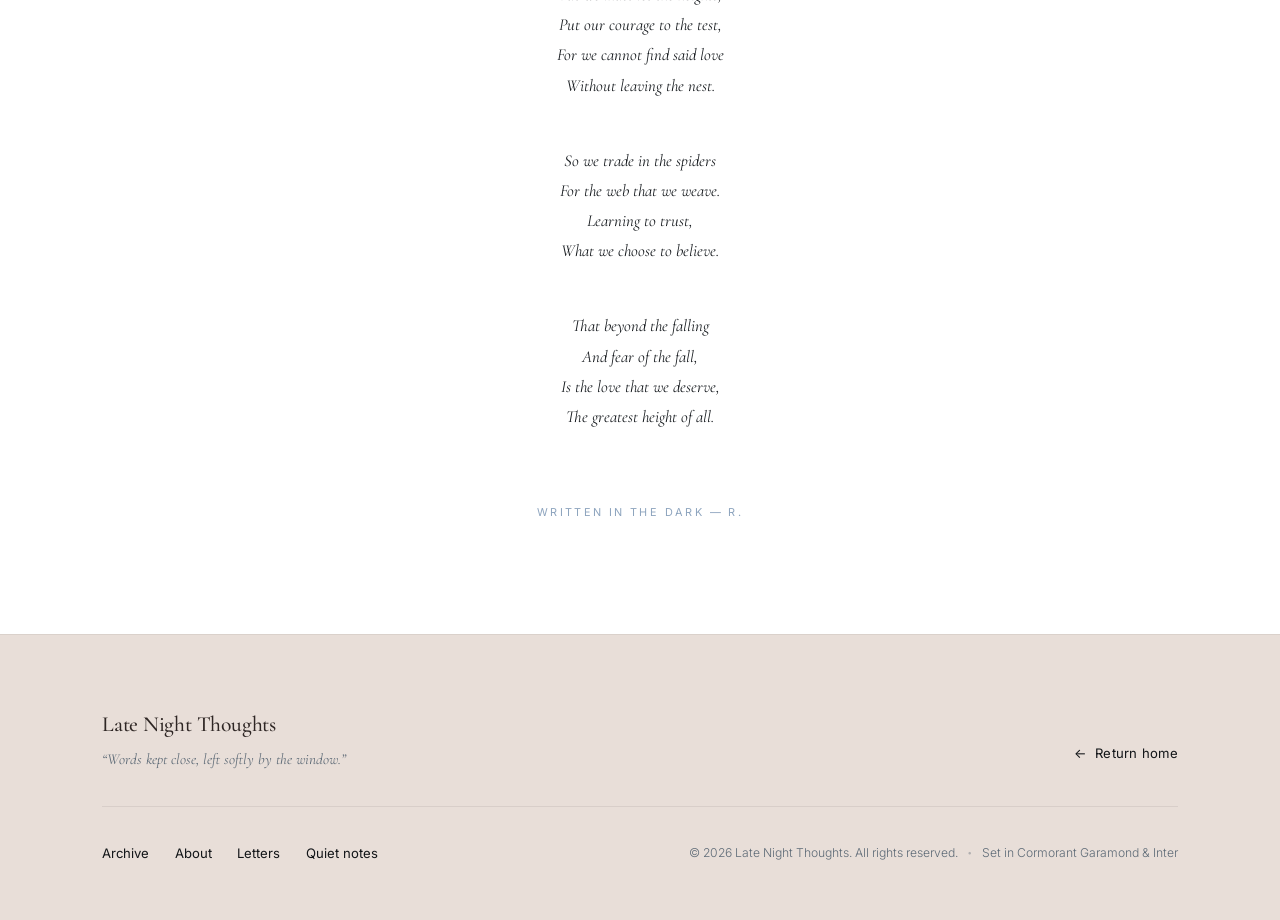
<file: trustTheFearToFall.html>
<!DOCTYPE html>
<html lang="en">
<head>
  <meta charset="UTF-8" />
  <meta name="viewport" content="width=device-width, initial-scale=1.0" />
  <title>Trust the Fear to Fall — Late Night Thoughts</title>
  <link rel="stylesheet" href="mystyle.css" />
  <!-- Google Fonts: Cormorant Garamond & Inter -->
  <link rel="preconnect" href="https://fonts.googleapis.com">
  <link rel="preconnect" href="https://fonts.gstatic.com" crossorigin>
  <link href="https://fonts.googleapis.com/css2?family=Cormorant+Garamond:ital,wght@0,300;0,400;0,500;1,300;1,400&family=Inter:wght@300;400;500&display=swap" rel="stylesheet">
</head>
<body class="poem-page">

  <!-- Top Minimal Header -->
  <header class="header container">
    <a href="index.html" class="brand-name">Late Night Thoughts</a>
    <nav class="nav-links">
      <a href="about.html" class="nav-link">About</a>
      <a href="contact.html" class="nav-link">Contact</a>
      <a href="archive.html" class="btn btn-pill">Archive</a>
    </nav>
  </header>

  <!-- Sepia / Warm Toned Banner -->
  <section class="poem-hero sepia-hero">
    <div class="hero-overlay"></div>
    <div class="poem-hero-content">
      <span class="category-tag">LATE NIGHT THOUGHTS</span>
      <h1 class="poem-main-title">Trust the Fear<br>to Fall</h1>
      <p class="poem-summary">
        A quiet reflection on confronting the uncertainty of letting go, finding peace within vulnerability, and discovering that surrender is where real strength begins.
      </p>
    </div>
  </section>

  <!-- Centered Poem Body -->
  <main class="poem-content-area">
    <article class="poem-wrapper">
      
      <!-- Stanza 1 -->
      <div class="stanza">
        <p>Fear of heights,</p>
        <p>Fear of spiders,</p>
        <p>But what about the fear of love?</p>
      </div>

      <!-- Subtle Blue Divider Line -->
      <hr class="poem-divider poem-divider-blue" />

      <!-- Stanza 2 -->
      <div class="stanza">
        <p>Fear of falling,</p>
        <p>Fear of heights,</p>
        <p>But never the fear of trusting the wrong "one".</p>
      </div>

      <!-- Stanza 3 -->
      <div class="stanza">
        <p>Because how do you know,</p>
        <p>Know if the warmth in their tone,</p>
        <p>Know if the heart they show,</p>
        <p>Is really the place that you can call home.</p>
      </div>

      <!-- Stanza 4 -->
      <div class="stanza">
        <p>Know if the "always"</p>
        <p>Is truly forever</p>
        <p>Or instead just a promise,</p>
        <p>That will one day be broken.</p>
      </div>

      <!-- Stanza 5 -->
      <div class="stanza">
        <p>There’s fear of the silence,</p>
        <p>When the talking is done.</p>
        <p>Fear of the “always”</p>
        <p>Turning to "none".</p>
      </div>

      <!-- Subtle Blue Divider Line -->
      <hr class="poem-divider poem-divider-blue" />
      
      <!-- Stanza 6 -->
      <div class="stanza">
        <p>For in love there will always be fear</p>
        <p>That our "better" is not their "best",</p>
        <p>That our story is only their chapter.”</p>
      </div>

      <!-- Stanza 7 -->
      <div class="stanza">
        <p>But we must let the heights,</p>
        <p>Put our courage to the test,</p>
        <p>For we cannot find said love</p>
        <p>Without leaving the nest.</p>
      </div>

      <!-- Stanza 8 -->
      <div class="stanza">
        <p>So we trade in the spiders</p>
        <p>For the web that we weave.</p>
        <p>Learning to trust,</p>
        <p>What we choose to believe.</p>
      </div>

      <!-- Stanza 9 -->
      <div class="stanza">
        <p>That beyond the falling</p>
        <p>And fear of the fall,</p>
        <p>Is the love that we deserve,</p>
        <p>The greatest height of all.</p>
      </div>

      <!-- Poem Signoff / Attribution -->
      <div class="poem-signoff">
        WRITTEN IN THE DARK — R.
      </div>

    </article>
  </main>

  <!-- Editorial Footer -->
  <footer class="site-footer">
    <div class="container footer-container">
      
      <!-- Top Row: Brand & Return Home -->
      <div class="footer-top">
        <div class="footer-brand">
          <span class="footer-title serif-heading">Late Night Thoughts</span>
          <p class="footer-quote"><em>“Words kept close, left softly by the window.”</em></p>
        </div>

        <a href="index.html" class="return-link" aria-label="Return home">
          <span class="arrow-left">&larr;</span>
          <span>Return home</span>
        </a>
      </div>

      <div class="footer-divider"></div>

      <!-- Bottom Row: Navigation Links & Copyright -->
      <div class="footer-bottom">
        <nav class="footer-nav">
          <a href="index.html#poems">Archive</a>
          <a href="index.html#about">About</a>
          <a href="index.html#letters">Letters</a>
          <a href="index.html#contact">Quiet notes</a>
        </nav>

        <div class="footer-meta">
          <span>&copy; <span id="year"></span> Late Night Thoughts. All rights reserved.</span>
          <span class="meta-separator">&bull;</span>
          <span>Set in Cormorant Garamond &amp; Inter</span>
        </div>
      </div>

    </div>
  </footer>

  <script>
    const yearSpan = document.getElementById('year');
    if (yearSpan) {
      yearSpan.textContent = new Date().getFullYear();
    }
  </script>
</body>
</html>
</file>
<file: mystyle.css>
/* --- Global Resets & Variables --- */
:root {
  --sky-blue: #9dc7e6;
  --bg-sage: #f2f5f3;
  --white: #ffffff;
  --text-dark: #111417;
  --text-muted: #5e6b77;
  --border-light: rgba(0, 0, 0, 0.15);
  --input-border: #22252a;
  --font-serif: 'Cormorant Garamond', Georgia, serif;
  --font-sans: 'Inter', -apple-system, BlinkMacSystemFont, sans-serif;
}

* {
  margin: 0;
  padding: 0;
  box-sizing: border-box;
}

body {
  font-family: var(--font-sans);
  color: var(--text-dark);
  background-color: var(--sky-blue);
  line-height: 1.6;
  -webkit-font-smoothing: antialiased;
}

/* --- Layout Containers --- */
.container {
  max-width: 1120px;
  margin: 0 auto;
  padding: 0 2rem;
}

.container-narrow {
  max-width: 900px;
  margin: 0 auto;
  padding: 0 2rem;
}

.container-center {
  max-width: 600px;
  margin: 0 auto;
  padding: 0 2rem;
  text-align: center;
}

/* --- Typography --- */
.serif-heading {
  font-family: var(--font-serif);
  font-weight: 400;
  letter-spacing: -0.01em;
}

/* --- Common Buttons --- */
.btn {
  display: inline-block;
  text-decoration: none;
  font-size: 0.82rem;
  letter-spacing: 0.02em;
  transition: all 0.2s ease;
  cursor: pointer;
  border-radius: 9999px;
  font-family: var(--font-sans);
}

.btn-pill {
  background-color: #0d0f12;
  color: #ffffff;
  padding: 0.55rem 1.45rem;
  border: 1px solid #0d0f12;
}

.btn-pill:hover {
  background-color: #2b313a;
  border-color: #2b313a;
}

.btn-pill-outline {
  background: transparent;
  color: var(--text-dark);
  padding: 0.55rem 1.5rem;
  border: 1px solid var(--input-border);
}

.btn-pill-outline:hover {
  background-color: var(--text-dark);
  color: var(--white);
}

/* --- Common Input Styles --- */
.text-input {
  border: 1px solid var(--input-border);
  background: transparent;
  font-family: var(--font-sans);
  font-size: 0.88rem;
  color: var(--text-dark);
  outline: none;
  border-radius: 0;
}

.text-input:focus {
  border-color: #000;
  box-shadow: 0 0 0 1px #000;
}

/* --- Sky Blue Sections (Hero & About) --- */
.sky-section {
  background-color: var(--sky-blue);
  width: 100%;
}

/* --- Header --- */
/* Pushes the title to the far left and the nav items to the far right */
.header {
  display: flex;
  justify-content: space-between; /* Creates the big gap between brand and menu */
  align-items: center;
  width: 100%;
  padding-top: 2rem;
  padding-bottom: 2rem;
}

/* Spaces out About, Contact, and Archive on the right */
.nav-links {
  display: flex;
  align-items: center;
  gap: 2rem; /* Gap between About, Contact, and Archive */
  margin-left: auto; /* Fallback insurance to push links to the right */
}

.brand-name {
  font-family: var(--font-serif);
  font-size: 1.15rem;
  color: var(--text-dark);
  text-decoration: none;
}

.nav-link {
  text-decoration: none;
  color: var(--text-dark);
  font-size: 0.9rem;
}


.nav-link {
  text-decoration: none;
  color: var(--text-dark);
  font-size: 0.85rem;
  transition: opacity 0.2s;
}

.nav-link:hover {
  opacity: 0.65;
}

/* --- Hero Section --- */
/* --- Hero Section (Side-by-Side: Title next to Carousel) --- */
.hero {
  display: flex;
  flex-direction: row;
  align-items: center;
  justify-content: space-between;
  padding-top: 4.5rem;
  padding-bottom: 6.5rem;
  gap: 3.5rem;
}

.hero-text {
  flex: 1;
  max-width: 480px;
}

.hero-text h1 {
  font-size: clamp(2.8rem, 4.5vw, 4.2rem);
  line-height: 1.1;
  margin-bottom: 2rem;
  letter-spacing: -0.01em;
}

.hero-media {
  flex: 1;
  display: flex;
  flex-direction: column;
  align-items: flex-end; /* Aligns carousel smoothly to the right column */
}

.hero-media .image-wrapper {
  width: 100%;
  max-width: 420px;
  aspect-ratio: 1 / 1;
  overflow: hidden;
  box-shadow: 0 12px 32px rgba(0, 0, 0, 0.08);
}

.hero-media .dots-indicator {
  display: flex;
  justify-content: center;
  width: 100%;
  max-width: 420px;
  gap: 6px;
  margin-top: 14px;
}

/* Only stack when the screen is very narrow (mobile phones) */
@media (max-width: 680px) {
  .hero {
    flex-direction: column;
    align-items: flex-start;
    gap: 2.5rem;
    padding-top: 2rem;
    padding-bottom: 4rem;
  }

  .hero-media {
    width: 100%;
    align-items: center;
  }

  .hero-media .image-wrapper,
  .hero-media .dots-indicator {
    max-width: 100%;
  }
}

.image-wrapper {
  width: 100%;
  max-width: 440px;
  aspect-ratio: 1 / 1;
  overflow: hidden;
  box-shadow: 0 12px 32px rgba(0, 0, 0, 0.08);
}

.image-wrapper img {
  width: 100%;
  height: 100%;
  object-fit: cover;
  display: block;
}

.dots-indicator {
  display: flex;
  gap: 6px;
  margin-top: 14px;
}

.dot {
  width: 6px;
  height: 6px;
  border-radius: 50%;
  background-color: rgba(0, 0, 0, 0.25);
  cursor: pointer;
}

.dot.active {
  background-color: var(--text-dark);
}

/* --- Poems Section --- */
.poems-section {
  background-color: var(--white);
  padding: 5.5rem 0 6.5rem;
}

.section-title {
  font-size: 2.3rem;
  margin-bottom: 2.2rem;
}

.poems-grid {
  display: grid;
  grid-template-columns: 1fr 1fr;
  column-gap: 3.5rem;
}

.poem-item {
  display: flex;
  justify-content: space-between;
  align-items: baseline;
  padding: 0.9rem 0;
  border-bottom: 1px solid var(--border-light);
  border-top: 1px solid var(--border-light);
  margin-top: -1px;
}

.poem-title {
  font-family: var(--font-serif);
  font-size: 1.05rem;
  color: var(--text-dark);
  text-decoration: none;
  font-style: italic;
  transition: color 0.2s;
}

.poem-title:hover {
  color: #666;
}

.poem-date {
  font-size: 0.78rem;
  color: var(--text-muted);
}

/* --- About Section --- */
/* --- About Section (Side by Side) --- */
.about-section {
  padding: 5rem 0 6rem;
}

.about-container {
  display: flex;
  flex-direction: row;
  align-items: center;
  justify-content: space-between;
  gap: 4rem;
}

.about-text {
  flex: 1;
  max-width: 480px;
}

.about-text h2 {
  font-size: clamp(2.4rem, 3.5vw, 3.2rem);
  margin-bottom: 1.5rem;
}

.about-description {
  font-size: 0.95rem;
  color: #2b333c;
  line-height: 1.7;
  margin-bottom: 2rem;
  font-weight: 300;
}

.about-media {
  flex: 1;
  display: flex;
  justify-content: flex-end;
}

.about-media .image-wrapper {
  width: 100%;
  max-width: 420px;
  aspect-ratio: 1 / 1;
  overflow: hidden;
  box-shadow: 0 10px 30px rgba(0, 0, 0, 0.08);
}

.about-media .image-wrapper img {
  width: 100%;
  height: 100%;
  object-fit: cover;
  display: block;
}

/* Maintain side-by-side on typical laptop/tablet sizes; only stack on narrow phones */
@media (max-width: 680px) {
  .about-container {
    flex-direction: column;
    align-items: flex-start;
    gap: 2.5rem;
  }

  .about-media {
    width: 100%;
    justify-content: center;
  }

  .about-media .image-wrapper {
    max-width: 100%;
  }
}

/* --- 4-Photo Collage Banner --- */
.photo-banner {
  display: grid;
  grid-template-columns: repeat(4, 1fr);
  width: 100%;
  overflow: hidden;
  background-color: #000;
}

.photo-item {
  width: 100%;
  aspect-ratio: 1 / 1;
  overflow: hidden;
}

.photo-item img {
  width: 100%;
  height: 100%;
  object-fit: cover;
  display: block;
  transition: transform 0.4s ease, filter 0.3s ease;
  filter: brightness(0.92);
}

.photo-item img:hover {
  transform: scale(1.03);
  filter: brightness(1);
}

/* --- Letters (Newsletter) Section --- */
.letters-section {
  background-color: var(--white);
  padding: 7rem 0 7.5rem;
}

.center-heading {
  font-size: clamp(2.6rem, 3.8vw, 3.5rem);
  font-weight: 400;
  margin-bottom: 1rem;
}

.center-subtext {
  font-size: 0.9rem;
  color: var(--text-dark);
  margin-bottom: 2.2rem;
  font-weight: 300;
}

.letters-form {
  display: flex;
  justify-content: center;
  align-items: center;
  gap: 0.85rem;
  max-width: 420px;
  margin: 0 auto;
}

.letters-input {
  flex: 1;
  padding: 0.65rem 0.85rem;
}

/* --- Quiet Notes (Contact) Section --- */
.notes-section {
  background-color: var(--bg-sage);
  padding: 7rem 0 6rem;
}

.notes-form {
  text-align: left;
  max-width: 450px;
  margin: 0 auto;
}

.form-group {
  margin-bottom: 1.6rem;
}

.form-group label {
  display: block;
  font-size: 0.85rem;
  font-weight: 600;
  margin-bottom: 0.45rem;
  color: var(--text-dark);
}

.label-sub {
  font-weight: 400;
  color: var(--text-muted);
  font-size: 0.8rem;
}

.form-field {
  width: 100%;
  padding: 0.7rem 0.8rem;
}

.textarea-field {
  resize: vertical;
  min-height: 100px;
}

.submit-btn {
  padding: 0.6rem 2.2rem;
  margin-top: 0.4rem;
}

/* --- Footer --- */
.footer {
  background-color: var(--bg-sage);
  text-align: center;
  padding: 2.5rem 0 3.5rem;
}

.cross-icon {
  font-size: 1.4rem;
  font-weight: 300;
  color: rgba(0, 0, 0, 0.4);
}

/* --- Responsive Breakpoints --- */
@media (max-width: 768px) {
  .hero,
  .about-container {
    grid-template-columns: 1fr;
    gap: 2.5rem;
    padding-top: 2rem;
    padding-bottom: 4rem;
  }

  .poems-grid {
    grid-template-columns: 1fr;
  }

  .photo-banner {
    grid-template-columns: repeat(2, 1fr);
  }

  .letters-form {
    flex-direction: column;
    width: 100%;
  }

  .letters-input,
  .letters-form .btn {
    width: 100%;
  }
}

@media (max-width: 480px) {
  .photo-banner {
    grid-template-columns: 1fr;
  }
}

/* --- Hero Slider Styles --- */
.carousel-container {
  position: relative;
}

.carousel-container .slide {
  position: absolute;
  top: 0;
  left: 0;
  width: 100%;
  height: 100%;
  object-fit: cover;
  opacity: 0;
  transition: opacity 0.4s ease-in-out;
  pointer-events: none;
}

.carousel-container .slide.active {
  position: relative;
  opacity: 1;
  pointer-events: auto;
}

/* Arrow Button */
/* Slider Navigation Buttons (Hidden by default, visible on hover) */
.slider-btn {
  position: absolute;
  top: 50%;
  transform: translateY(-50%);
  background: rgba(0, 0, 0, 0.45);
  color: #fff;
  border: none;
  width: 34px;
  height: 34px;
  border-radius: 50%;
  cursor: pointer;
  display: flex;
  align-items: center;
  justify-content: center;
  font-size: 13px;
  z-index: 5;
  opacity: 0;
  pointer-events: none;
  transition: opacity 0.25s ease, background-color 0.2s ease, transform 0.15s ease;
}

/* Position Left and Right */
.prev-btn {
  left: 14px;
}

.next-btn {
  right: 14px;
}

/* Reveal buttons when hovering over the carousel container */
.carousel-container:hover .slider-btn {
  opacity: 1;
  pointer-events: auto;
}

.slider-btn:hover {
  background: rgba(0, 0, 0, 0.75);
  transform: translateY(-50%) scale(1.08);
}

.slider-btn:hover {
  background: rgba(0, 0, 0, 0.65);
  transform: translateY(-50%) scale(1.08);
}

/* Reset dot button defaults */
.dot {
  border: none;
  padding: 0;
  cursor: pointer;
  width: 7px;
  height: 7px;
  border-radius: 50%;
  background-color: rgba(0, 0, 0, 0.25);
  transition: background-color 0.2s ease, transform 0.2s ease;
}

.dot.active {
  background-color: var(--text-dark);
  transform: scale(1.2);
}
/* --- Editorial Matching Footer --- */
.site-footer {
  background-color: #e8ded8; /* Gentle blush stone */
  border-top: 1px solid rgba(0, 0, 0, 0.06);
  padding: 4.5rem 0 3.5rem;
  color: #2e2624;
  font-size: 0.84rem;
}

.footer-quote,
.footer-meta {
  color: #786a64;
}

.footer-container {
  display: flex;
  flex-direction: column;
  gap: 2.2rem;
}

.footer-top {
  display: flex;
  justify-content: space-between;
  align-items: flex-end;
}

.footer-brand .footer-title {
  display: block;
  font-size: 1.35rem;
  font-weight: 500;
  margin-bottom: 0.35rem;
  letter-spacing: -0.01em;
}

.footer-quote {
  font-family: var(--font-serif);
  color: var(--text-muted);
  font-size: 0.95rem;
}


/* Minimal Return to Poems Link */
.return-link {
  text-decoration: none;
  font-family: var(--font-sans);
  font-size: 0.82rem;
  letter-spacing: 0.02em;
  color: #121518;
  display: inline-flex;
  align-items: center;
  gap: 0.5rem;
  padding: 0.4rem 0;
  border-bottom: 1px solid transparent;
  transition: all 0.2s ease;
}

.return-link .arrow-left {
  transition: transform 0.2s ease;
}

.return-link:hover {
  color: #000;
  border-bottom-color: currentColor;
}

.return-link:hover .arrow-left {
  transform: translateX(-3px); /* Subtle hover nudge to the left */
}

.footer-divider {
  width: 100%;
  height: 1px;
  background-color: rgba(0, 0, 0, 0.07);
}

/* Footer Bottom: Links & Meta */
.footer-bottom {
  display: flex;
  justify-content: space-between;
  align-items: center;
  flex-wrap: wrap;
  gap: 1.5rem;
}

.footer-nav {
  display: flex;
  gap: 1.6rem;
  flex-wrap: wrap;
}

.footer-nav a {
  text-decoration: none;
  color: var(--text-dark);
  font-size: 0.82rem;
  transition: color 0.2s;
}

.footer-nav a:hover {
  color: var(--text-muted);
}

.footer-meta {
  font-size: 0.76rem;
  color: var(--text-muted);
  font-weight: 300;
  display: flex;
  align-items: center;
  gap: 0.6rem;
}

.meta-separator {
  opacity: 0.4;
  font-size: 0.6rem;
}

/* Footer Mobile Responsiveness */
@media (max-width: 680px) {
  .footer-top {
    flex-direction: column;
    align-items: flex-start;
    gap: 1.5rem;
  }

  .footer-bottom {
    flex-direction: column;
    align-items: flex-start;
    gap: 1.2rem;
  }

  .footer-nav {
    gap: 1.2rem;
  }

  .footer-meta {
    flex-wrap: wrap;
  }
}
/* --- Global Resets & Variables --- */
:root {
  --white: #ffffff;
  --text-dark: #121518;
  --text-muted: #5e6b77;
  --border-light: rgba(0, 0, 0, 0.1);
  --font-serif: 'Cormorant Garamond', Georgia, serif;
  --font-sans: 'Inter', -apple-system, BlinkMacSystemFont, sans-serif;
}

* {
  margin: 0;
  padding: 0;
  box-sizing: border-box;
}

body {
  font-family: var(--font-sans);
  color: var(--text-dark);
  background-color: var(--white);
  line-height: 1.6;
  -webkit-font-smoothing: antialiased;
}

/* --- Container --- */
.container {
  max-width: 1140px;
  margin: 0 auto;
  padding: 0 2rem;
}

/* --- Buttons --- */
.btn {
  display: inline-block;
  text-decoration: none;
  font-size: 0.82rem;
  letter-spacing: 0.02em;
  transition: all 0.2s ease;
  cursor: pointer;
  border-radius: 9999px;
  font-family: var(--font-sans);
}

.btn-pill {
  background-color: #0d0f12;
  color: #ffffff;
  padding: 0.55rem 1.45rem;
  border: 1px solid #0d0f12;
}

.btn-pill:hover {
  background-color: #2b313a;
  border-color: #2b313a;
}

/* --- Header --- */
.poem-header {
  display: flex;
  justify-content: space-between;
  align-items: center;
  background-color: var(--white);
  padding-top: 1.8rem;
  padding-bottom: 1.8rem;
}

.brand-name {
  font-family: var(--font-serif);
  font-size: 1.15rem;
  color: var(--text-dark);
  text-decoration: none;
}

.nav-links {
  display: flex;
  align-items: center;
  gap: 2rem;
}

.nav-link {
  text-decoration: none;
  color: var(--text-dark);
  font-size: 0.85rem;
  transition: opacity 0.2s;
}

.nav-link:hover {
  opacity: 0.65;
}

/* --- Galaxy Hero Banner --- */
.galaxy-hero {
  position: relative;
  width: 100%;
  min-height: 290px;
  /* Deep starry galaxy photo */
  background-image: url('https://images.unsplash.com/photo-1506703719100-a0f3a48c0f86?q=80&w=2000&auto=format&fit=crop');
  background-position: center 38%;
  background-size: cover;
  background-repeat: no-repeat;
  display: flex;
  align-items: center;
  justify-content: center;
  text-align: center;
  color: #ffffff;
  padding: 4rem 1.5rem;
}

.hero-overlay {
  position: absolute;
  top: 0;
  left: 0;
  width: 100%;
  height: 100%;
  background: rgba(10, 16, 26, 0.45); /* Soft moody vignette */
}

.galaxy-hero-content {
  position: relative;
  z-index: 2;
  max-width: 600px;
}

.category-tag {
  display: block;
  font-family: var(--font-sans);
  font-size: 0.68rem;
  letter-spacing: 0.24em;
  color: rgba(255, 255, 255, 0.72);
  text-transform: uppercase;
  margin-bottom: 0.9rem;
}

.poem-main-title {
  font-family: var(--font-serif);
  font-size: clamp(2.8rem, 4.5vw, 4rem);
  font-weight: 300;
  letter-spacing: -0.01em;
  margin-bottom: 1.1rem;
  line-height: 1.15;
}

.poem-summary {
  font-family: var(--font-serif);
  font-style: italic;
  font-size: 0.92rem;
  line-height: 1.6;
  color: rgba(255, 255, 255, 0.85);
  font-weight: 300;
  max-width: 480px;
  margin: 0 auto;
}

/* --- Poem Content Area --- */
.poem-content-area {
  padding: 6.5rem 1.5rem 5rem;
  background-color: var(--white);
}

.poem-wrapper {
  max-width: 460px;
  margin: 0 auto;
  text-align: center;
}

.stanza {
  margin-bottom: 2.8rem;
}

.stanza p {
  font-family: var(--font-serif);
  font-style: italic;
  font-size: 1.05rem;
  line-height: 1.75;
  color: #1a1e22;
  font-weight: 400;
}

/* Subtle line between Stanza 1 & 2 */
.poem-divider {
  width: 140px;
  margin: 0 auto 3.2rem;
  border: none;
  border-top: 1px solid rgba(0, 0, 0, 0.15);
}

/* --- Poem Footer --- */
.poem-footer {
  text-align: center;
  padding: 2rem 0 5rem;
}

.back-link {
  font-family: var(--font-serif);
  font-style: italic;
  font-size: 0.95rem;
  color: var(--text-muted);
  text-decoration: none;
  transition: color 0.2s ease;
}

.back-link:hover {
  color: var(--text-dark);
}

/* --- Mobile Responsiveness --- */
@media (max-width: 640px) {
  .galaxy-hero {
    min-height: 240px;
    padding: 3rem 1.5rem;
  }

  .poem-content-area {
    padding-top: 4.5rem;
  }

  .stanza {
    margin-bottom: 2.2rem;
  }

  .stanza p {
    font-size: 1rem;
    line-height: 1.7;
  }
}
/* --- Fix Navbar Spacing --- */
header.header {
  display: flex !important;
  justify-content: space-between !important;
  align-items: center !important;
  width: 100% !important;
  padding-top: 2rem;
  padding-bottom: 2rem;
}

header.header .brand-name {
  font-family: var(--font-serif);
  font-size: 1.2rem;
  color: var(--text-dark);
  text-decoration: none;
  white-space: nowrap;
}

header.header .nav-links {
  display: flex !important;
  align-items: center !important;
  gap: 2rem !important; /* Space between About, Contact, and Archive */
  margin-left: auto !important; /* Forces it to the far right */
}

header.header .nav-link {
  text-decoration: none;
  color: var(--text-dark);
  font-size: 0.9rem;
  white-space: nowrap;
}
/* Adds the generous blue space below the hero image & dots */
.hero {
  padding-bottom: 7rem !important; /* Adjust between 5rem and 8rem to your liking */
}

/* Also ensure the dots themselves have a small margin from the image */
.dots-indicator {
  margin-top: 18px;
  margin-bottom: 0;
}
.sky-section:first-of-type {
  padding-bottom: 3rem;
}
/* --- Poem Pages Styling --- */
body.poem-page {
  background-color: #ffffff;
}

/* Warm sepia / sandy hands hero banner */
.sepia-hero {
  position: relative;
  width: 100%;
  min-height: 290px;
  background-image: url('https://images.unsplash.com/photo-1518495973542-4542c06a5843?q=80&w=2000&auto=format&fit=crop');
  background-position: center center;
  background-size: cover;
  background-repeat: no-repeat;
  display: flex;
  align-items: center;
  justify-content: center;
  text-align: center;
  color: #ffffff;
  padding: 4.5rem 1.5rem;
}

.sepia-hero .hero-overlay {
  position: absolute;
  top: 0;
  left: 0;
  width: 100%;
  height: 100%;
  background: rgba(45, 30, 18, 0.42); /* Warm golden/sepia film filter */
}

.poem-hero-content {
  position: relative;
  z-index: 2;
  max-width: 600px;
}

.poem-hero-content .category-tag {
  display: block;
  font-family: var(--font-sans);
  font-size: 0.68rem;
  letter-spacing: 0.22em;
  color: rgba(255, 255, 255, 0.75);
  text-transform: uppercase;
  margin-bottom: 0.85rem;
}

.poem-main-title {
  font-family: var(--font-serif);
  font-size: clamp(2.6rem, 4.2vw, 3.8rem);
  font-weight: 300;
  letter-spacing: -0.01em;
  margin-bottom: 1.1rem;
  line-height: 1.15;
}

.poem-summary {
  font-family: var(--font-serif);
  font-style: italic;
  font-size: 0.92rem;
  line-height: 1.6;
  color: rgba(255, 255, 255, 0.85);
  font-weight: 300;
  max-width: 490px;
  margin: 0 auto;
}

/* Poem Stanzas */
.poem-content-area {
  padding: 6.5rem 1.5rem 5.5rem;
  background-color: #ffffff;
}

.poem-wrapper {
  max-width: 480px;
  margin: 0 auto;
  text-align: center;
}

.stanza {
  margin-bottom: 2.8rem;
}

.stanza p {
  font-family: var(--font-serif);
  font-style: italic;
  font-size: 1.05rem;
  line-height: 1.8;
  color: #1a1e22;
  font-weight: 400;
}

/* Light sky-blue subtle divider line */
.poem-divider-blue {
  width: 150px;
  margin: 0 auto 3.2rem;
  border: none;
  border-top: 1.5px solid #9dc7e6;
  opacity: 0.85;
}

/* Bottom small attribution tag */
.poem-signoff {
  font-family: var(--font-sans);
  font-size: 0.68rem;
  letter-spacing: 0.22em;
  color: #8da4be;
  margin-top: 4.5rem;
  margin-bottom: 1.5rem;
  text-transform: uppercase;
}
/* --- About Me Page Styling --- */
body.about-page {
  background-color: #ffffff;
}

.about-page .active-link {
  font-weight: 500;
  border-bottom: 1px solid var(--text-dark);
  padding-bottom: 2px;
}

/* About Hero Header */
.about-hero {
  background-color: var(--sky-blue);
  padding: 5.5rem 1.5rem 5rem;
  text-align: center;
}

.about-hero .category-tag {
  display: block;
  font-family: var(--font-sans);
  font-size: 0.68rem;
  letter-spacing: 0.24em;
  color: var(--text-dark);
  opacity: 0.75;
  text-transform: uppercase;
  margin-bottom: 0.8rem;
}

.about-main-title {
  font-size: clamp(2.8rem, 4.5vw, 4.2rem);
  font-weight: 300;
  line-height: 1.1;
  margin-bottom: 1.2rem;
}

.about-lead {
  font-family: var(--font-serif);
  font-style: italic;
  font-size: 1.15rem;
  color: #2b333c;
  max-width: 540px;
  margin: 0 auto;
  line-height: 1.6;
}

/* About Page Content Rows */
.about-content {
  padding-top: 6rem;
  padding-bottom: 6.5rem;
}

.about-grid-row {
  display: flex;
  flex-direction: row;
  align-items: center;
  justify-content: space-between;
  gap: 4.5rem;
}

.about-grid-row.reverse-row {
  flex-direction: row;
}

.about-grid-text {
  flex: 1.1;
  max-width: 480px;
}

.about-grid-text .row-heading {
  font-size: 2.2rem;
  margin-bottom: 1.4rem;
}

.about-grid-text p {
  font-size: 0.95rem;
  line-height: 1.8;
  color: #2c333a;
  margin-bottom: 1.4rem;
  font-weight: 300;
}

.about-grid-media {
  flex: 1;
  display: flex;
  justify-content: center;
}

.about-grid-media .image-wrapper {
  width: 100%;
  max-width: 430px;
  aspect-ratio: 1 / 1;
  overflow: hidden;
  box-shadow: 0 10px 30px rgba(0, 0, 0, 0.07);
}

.about-grid-media .image-wrapper img {
  width: 100%;
  height: 100%;
  object-fit: cover;
  display: block;
}

.section-rule {
  width: 120px;
  margin: 5rem auto;
  border: none;
  border-top: 1px solid rgba(0, 0, 0, 0.12);
}

.about-action-group {
  display: flex;
  align-items: center;
  gap: 1rem;
  margin-top: 2rem;
}

/* Responsive Stacking for About Page */
@media (max-width: 768px) {
  .about-hero {
    padding: 3.5rem 1.5rem;
  }

  .about-content {
    padding-top: 4rem;
    padding-bottom: 4.5rem;
  }

  .about-grid-row,
  .about-grid-row.reverse-row {
    flex-direction: column !important;
    gap: 2.5rem;
  }

  .about-grid-media {
    width: 100%;
  }

  .about-grid-media .image-wrapper {
    max-width: 100%;
  }

  .section-rule {
    margin: 3.5rem auto;
  }
}
/* --- Contact Page Specific Styles --- */
body.contact-page {
  background-color: #ffffff;
}

.contact-page .active-link {
  font-weight: 500;
  border-bottom: 1px solid var(--text-dark);
  padding-bottom: 2px;
}

/* Contact Hero Banner */
.contact-hero {
  background-color: var(--sky-blue);
  padding: 5.5rem 1.5rem 5rem;
  text-align: center;
}

.contact-hero .category-tag {
  display: block;
  font-family: var(--font-sans);
  font-size: 0.68rem;
  letter-spacing: 0.24em;
  color: var(--text-dark);
  opacity: 0.75;
  text-transform: uppercase;
  margin-bottom: 0.8rem;
}

.contact-main-title {
  font-size: clamp(2.8rem, 4.5vw, 4.2rem);
  font-weight: 300;
  line-height: 1.1;
  margin-bottom: 1.2rem;
}

.contact-lead {
  font-family: var(--font-serif);
  font-style: italic;
  font-size: 1.15rem;
  color: #2b333c;
  max-width: 540px;
  margin: 0 auto;
  line-height: 1.6;
}

/* Contact Grid Layout */
.contact-content-area {
  background-color: var(--bg-sage);
  padding: 6.5rem 0 7rem;
}

.contact-grid-container {
  display: flex;
  flex-direction: row;
  justify-content: space-between;
  align-items: flex-start;
  gap: 5rem;
}

/* Left Column */
.contact-info-col {
  flex: 1;
  max-width: 440px;
}

.contact-info-title {
  font-size: 2.2rem;
  margin-bottom: 1.2rem;
}

.contact-info-p {
  font-size: 0.95rem;
  line-height: 1.8;
  color: #2e353c;
  margin-bottom: 1.2rem;
  font-weight: 300;
}

.direct-contact-block {
  margin-top: 2rem;
  padding-top: 1.2rem;
  border-top: 1px solid rgba(0, 0, 0, 0.08);
}

.meta-label {
  display: block;
  font-size: 0.68rem;
  font-family: var(--font-sans);
  letter-spacing: 0.18em;
  color: var(--text-muted);
  margin-bottom: 0.4rem;
}

.direct-email-link {
  font-family: var(--font-serif);
  font-size: 1.1rem;
  color: var(--text-dark);
  text-decoration: underline;
  text-underline-offset: 3px;
  transition: opacity 0.2s ease;
}

.direct-email-link:hover {
  opacity: 0.65;
}

.direct-subtext {
  font-size: 0.88rem;
  color: var(--text-muted);
  font-style: italic;
  font-family: var(--font-serif);
}

/* Right Column (Form) */
.contact-form-col {
  flex: 1.1;
  max-width: 500px;
  background-color: #ffffff;
  padding: 3rem 2.8rem;
  border: 1px solid rgba(0, 0, 0, 0.06);
  box-shadow: 0 10px 30px rgba(0, 0, 0, 0.03);
}

.contact-page-form .form-group {
  margin-bottom: 1.5rem;
}

.contact-page-form label {
  display: block;
  font-size: 0.82rem;
  font-weight: 500;
  margin-bottom: 0.4rem;
  color: var(--text-dark);
}

.contact-page-form .form-field {
  width: 100%;
  padding: 0.75rem 0.85rem;
}

/* Mobile Responsive */
@media (max-width: 768px) {
  .contact-hero {
    padding: 3.5rem 1.5rem;
  }

  .contact-content-area {
    padding: 4rem 0 5rem;
  }

  .contact-grid-container {
    flex-direction: column;
    gap: 3rem;
  }

  .contact-info-col,
  .contact-form-col {
    max-width: 100%;
    width: 100%;
  }

  .contact-form-col {
    padding: 2rem 1.5rem;
  }
}
/* --- Archive Page Styling --- */
body.archive-page {
  background-color: #ffffff;
}

/* Archive Hero Header */
.archive-hero {
  background-color: var(--sky-blue);
  padding: 5.5rem 1.5rem 5rem;
  text-align: center;
}

.archive-hero .category-tag {
  display: block;
  font-family: var(--font-sans);
  font-size: 0.68rem;
  letter-spacing: 0.24em;
  color: var(--text-dark);
  opacity: 0.75;
  text-transform: uppercase;
  margin-bottom: 0.8rem;
}

.archive-main-title {
  font-size: clamp(2.8rem, 4.5vw, 4.2rem);
  font-weight: 300;
  line-height: 1.1;
  margin-bottom: 1.2rem;
}

.archive-lead {
  font-family: var(--font-serif);
  font-style: italic;
  font-size: 1.15rem;
  color: #2b333c;
  max-width: 520px;
  margin: 0 auto;
  line-height: 1.6;
}

/* Archive Content */
.archive-content {
  padding: 5.5rem 0 7rem;
  background-color: #ffffff;
}

.archive-group {
  margin-bottom: 4.5rem;
}

.archive-group-header {
  display: flex;
  justify-content: space-between;
  align-items: baseline;
  padding-bottom: 0.8rem;
  border-bottom: 1px solid rgba(0, 0, 0, 0.15);
  margin-bottom: 1.8rem;
}

.year-title {
  font-size: 1.9rem;
  font-weight: 400;
  color: var(--text-dark);
}

.group-count {
  font-size: 0.8rem;
  color: var(--text-muted);
  font-weight: 300;
}

/* Row Entries */
.archive-row {
  display: grid;
  grid-template-columns: 140px 1fr auto;
  align-items: baseline;
  gap: 2rem;
  padding: 1.4rem 0;
  border-bottom: 1px solid rgba(0, 0, 0, 0.06);
  transition: background-color 0.2s ease;
}

.archive-row:hover {
  background-color: rgba(157, 199, 230, 0.08); /* subtle soft sky tint on hover */
  padding-left: 0.6rem;
  padding-right: 0.6rem;
}

.archive-meta {
  display: flex;
  flex-direction: column;
  gap: 0.35rem;
}

.archive-date {
  font-size: 0.82rem;
  color: var(--text-dark);
  font-weight: 500;
}

.archive-tag {
  font-size: 0.68rem;
  letter-spacing: 0.08em;
  text-transform: uppercase;
  color: var(--text-muted);
  font-weight: 400;
}

.archive-detail .archive-title {
  font-family: var(--font-serif);
  font-size: 1.35rem;
  font-weight: 400;
  margin-bottom: 0.35rem;
}

.archive-detail .archive-title a {
  text-decoration: none;
  color: var(--text-dark);
  transition: color 0.2s ease;
}

.archive-detail .archive-title a:hover {
  color: #556270;
}

.archive-excerpt {
  font-family: var(--font-serif);
  font-style: italic;
  font-size: 0.94rem;
  color: var(--text-muted);
  line-height: 1.55;
  font-weight: 300;
  max-width: 520px;
}

.archive-action .archive-link {
  font-size: 0.82rem;
  font-family: var(--font-sans);
  color: var(--text-dark);
  text-decoration: none;
  font-weight: 500;
  white-space: nowrap;
  transition: transform 0.2s ease;
  display: inline-block;
}

.archive-row:hover .archive-action .archive-link {
  transform: translateX(4px);
}

/* Mobile responsiveness */
@media (max-width: 720px) {
  .archive-row {
    grid-template-columns: 1fr;
    gap: 0.8rem;
  }

  .archive-meta {
    flex-direction: row;
    align-items: center;
    gap: 0.8rem;
  }

  .archive-action {
    margin-top: 0.4rem;
  }
}
/* Moody Winter Hero Banner */
.winter-hero {
  position: relative;
  width: 100%;
  min-height: 290px;
  background-image: url('https://images.unsplash.com/photo-1517411032315-54ef2cb783bb?q=80&w=2000&auto=format&fit=crop');
  background-position: center 45%;
  background-size: cover;
  background-repeat: no-repeat;
  display: flex;
  align-items: center;
  justify-content: center;
  text-align: center;
  color: #ffffff;
  padding: 4.5rem 1.5rem;
}

.winter-hero .hero-overlay {
  position: absolute;
  top: 0;
  left: 0;
  width: 100%;
  height: 100%;
  background: rgba(14, 21, 32, 0.48); /* Soft frosty twilight filter */
}
/* Twilight Horizon Hero Banner */
.twilight-hero {
  position: relative;
  width: 100%;
  min-height: 290px;
  background-image: url('https://plus.unsplash.com/premium_photo-1728039006472-6c045040a4f3?q=80&w=1740&auto=format&fit=crop&ixlib=rb-4.1.0&ixid=M3wxMjA3fDB8MHxwaG90by1wYWdlfHx8fGVufDB8fHx8fA%3D%3D');
  background-position: center 60%;
  background-size: cover;
  background-repeat: no-repeat;
  display: flex;
  align-items: center;
  justify-content: center;
  text-align: center;
  color: #ffffff;
  padding: 4.5rem 1.5rem;
}

.twilight-hero .hero-overlay {
  position: absolute;
  top: 0;
  left: 0;
  width: 100%;
  height: 100%;
  background: rgba(22, 28, 42, 0.45); /* Soft dusky blue-violet overlay */
}
</file>
